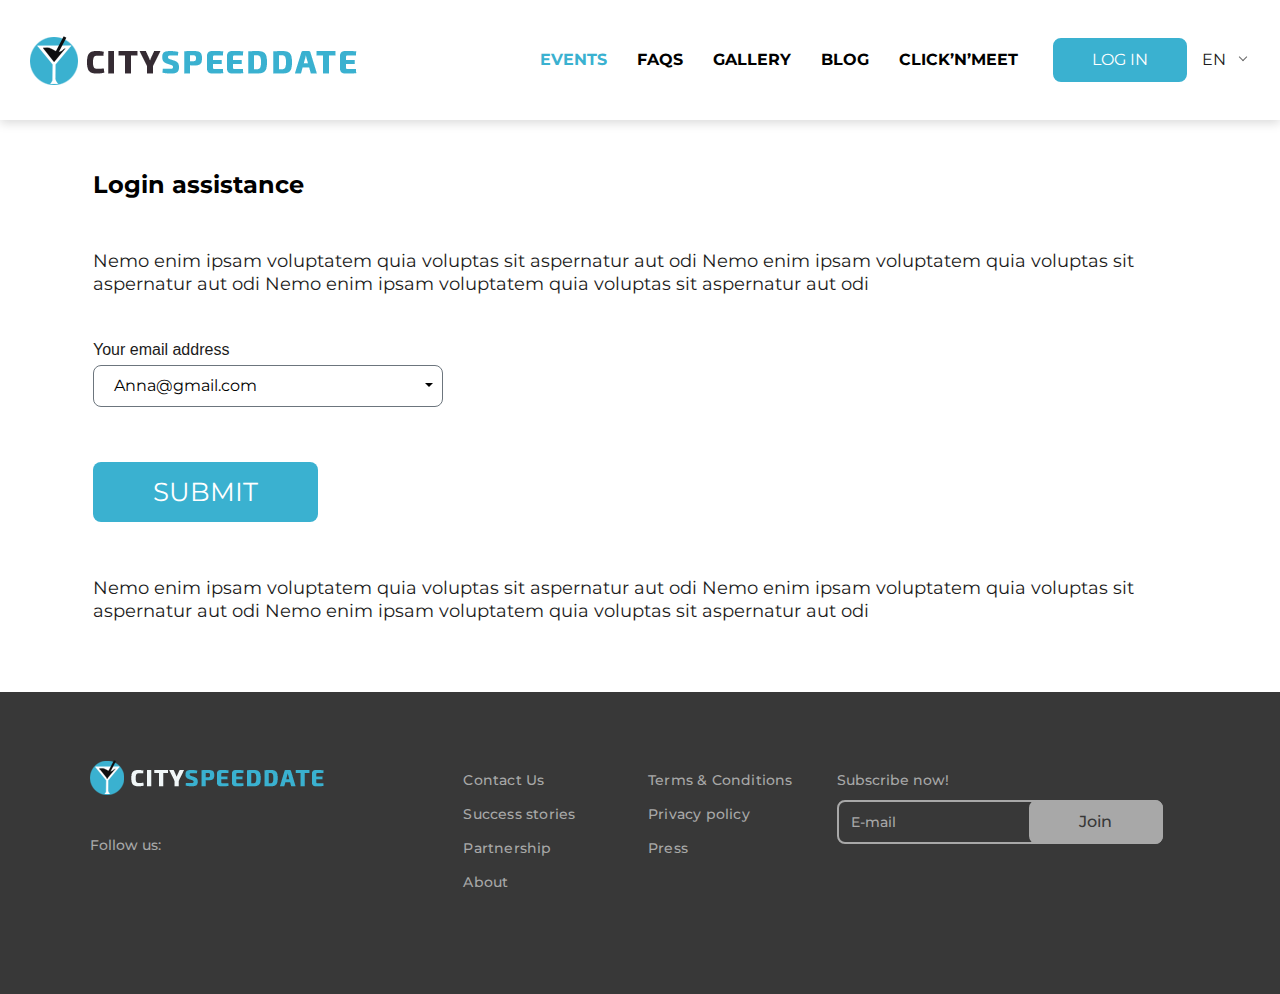
<file: Login-Assistance.html>
<!doctype html>
<html lang="en">
<head>
    <meta charset="UTF-8">
    <meta name="viewport"
          content="width=device-width, user-scalable=no, initial-scale=1.0, maximum-scale=1.0, minimum-scale=1.0">
    <meta http-equiv="X-UA-Compatible" content="ie=edge">
    <title>Login assistance</title>
    <link rel="stylesheet" href="css/bootstrap.min.css">
    <link rel="stylesheet" href="css/bootstrap-reboot.min.css">
    <link rel="stylesheet" href="css/bootstrap-grid.min.css">
    <link rel="stylesheet" href="css/style.css">
    <link href="https://fonts.googleapis.com/css?family=Montserrat:500" rel="stylesheet">
    <link rel="stylesheet" href="https://use.fontawesome.com/releases/v5.8.1/css/all.css" integrity="sha384-50oBUHEmvpQ+1lW4y57PTFmhCaXp0ML5d60M1M7uH2+nqUivzIebhndOJK28anvf" crossorigin="anonymous">
    <link rel="stylesheet" type="text/css" href="css/main.css">
</head>
<body>

<header class="header-page">
    <div class="container container_fluid">
        <h1 class="logo">
            <a href="index.html" class="logo__link"></a>
        </h1>
        <div class="menu">
            <ul class="main-nav">
                <li class="main-nav__item">
                    <a href="#" class="main-nav__link main-nav__link_active">EVENTS</a>
                </li>
                <li class="main-nav__item">
                    <a href="#" class="main-nav__link">FAQS</a>
                </li>
                <li class="main-nav__item">
                    <a href="#" class="main-nav__link">GALLERY</a>
                </li>
                <li class="main-nav__item">
                    <a href="#" class="main-nav__link">BLOG</a>
                </li>
                <li class="main-nav__item">
                    <a href="#" class="main-nav__link">CLICK’n’MEET</a>
                </li>
            </ul>

            <a href="#" class="btn btn_primary">LOG IN</a>

            <div class="dropdown-block">
                <a href="#" class="dropdown-block__toggle">EN</a>
                <ul class="dropdown-block__list">
                    <li class="dropdown-block__item">
                        <a href="#" class="dropdown-block__link">FR</a>
                    </li>
                    <li class="dropdown-block__item">
                        <a href="#" class="dropdown-block__link">GE</a>
                    </li>
                </ul>
            </div>
        </div>
    </div>
</header>
<div class="container fix-cont-ass">
    <div class="row">
       <h1 class="assistance-h1">Login assistance</h1>
        <p class="nemo-p">Nemo enim ipsam voluptatem quia voluptas sit aspernatur aut odi Nemo enim ipsam voluptatem quia voluptas sit aspernatur aut
            odi Nemo enim ipsam voluptatem quia voluptas sit aspernatur aut odi</p>

        <div class="respons">
            <div class="dropdown login-ass">
                <label for="">Your email address</label>
                <button class="btn btn-secondary dropdown-toggle setting-btn" type="button" id="dropdownMenuButton" data-toggle="dropdown" aria-haspopup="true" aria-expanded="false">
                    Anna@gmail.com
                </button>
                <div class="dropdown-menu" aria-labelledby="dropdownMenuButton">
                    <a class="dropdown-item" href="#">Action</a>
                    <a class="dropdown-item" href="#">Action</a>
                    <a class="dropdown-item" href="#">Action</a>
                </div>
            </div>

        </div>





    </div>

    <div class="row">
        <div class="submit-btn-assistance">
            <button class="btn-assistance" >SUBMIT</button>
        </div>

        <p class="nemo-p">Nemo enim ipsam voluptatem quia voluptas sit aspernatur aut odi Nemo enim ipsam voluptatem quia voluptas sit aspernatur aut
            odi Nemo enim ipsam voluptatem quia voluptas sit aspernatur aut odi</p>
    </div>
</div>

<footer class="footer-page">
    <div class="container">
        <div class="row">
            <div class="col">
                <strong class="logo">
                    <a href="index.html" class="logo__link"></a>
                </strong>
                <span class="footer-page__title">Follow us:</span>
                <ul class="socials">
                    <li class="socials__item">
                        <a href="#" class="socials__link socials__link_facebook"><i class="fab fa-facebook"></i></a>
                    </li>
                    <li class="socials__item">
                        <a href="#" class="socials__link socials__link_instagram"><i class="fab fa-instagram"></i></a>
                    </li>
                    <li class="socials__item">
                        <a href="#" class="socials__link socials__link_twitter"><i class="fab fa-twitter"></i></a>
                    </li>
                </ul>
            </div>
            <div class="col">
                <ul class="footer-links__list">
                    <li class="footer-links__item">
                        <a href="#" class="footer-links__link">Contact Us</a>
                    </li>
                    <li class="footer-links__item">
                        <a href="#" class="footer-links__link">Success stories</a>
                    </li>
                    <li class="footer-links__item">
                        <a href="#" class="footer-links__link">Partnership</a>
                    </li>
                    <li class="footer-links__item">
                        <a href="#" class="footer-links__link">About</a>
                    </li>
                    <li class="footer-links__item">
                        <a href="#" class="footer-links__link">Terms & Conditions</a>
                    </li>
                    <li class="footer-links__item">
                        <a href="#" class="footer-links__link">Privacy policy</a>
                    </li>
                    <li class="footer-links__item">
                        <a href="#" class="footer-links__link">Press</a>
                    </li>
                </ul>
            </div>
            <div class="col">
                <span class="footer-page__title">Subscribe now!</span>
                <form action="#" class="form_subscribe">
                    <input type="text" class="form__control" placeholder="E-mail">
                    <input type="submit" class="btn btn_med btn_info" value="Join">
                </form>
            </div>
        </div>
    </div>
</footer>

<script src="https://code.jquery.com/jquery-3.3.1.slim.min.js" integrity="sha384-q8i/X+965DzO0rT7abK41JStQIAqVgRVzpbzo5smXKp4YfRvH+8abtTE1Pi6jizo" crossorigin="anonymous"></script>
<script src="https://cdnjs.cloudflare.com/ajax/libs/popper.js/1.14.7/umd/popper.min.js" integrity="sha384-UO2eT0CpHqdSJQ6hJty5KVphtPhzWj9WO1clHTMGa3JDZwrnQq4sF86dIHNDz0W1" crossorigin="anonymous"></script>
<script src="js/bootstrap.min.js"></script>
<script src="js/bootstrap.bundle.min.js"></script>
<script src="js/jcf.js"></script>
<script src="js/jcf.select.js"></script>
<script src="js/slick.min.js"></script>
<script src="js/main.js"></script>
</body>
</html>
</file>
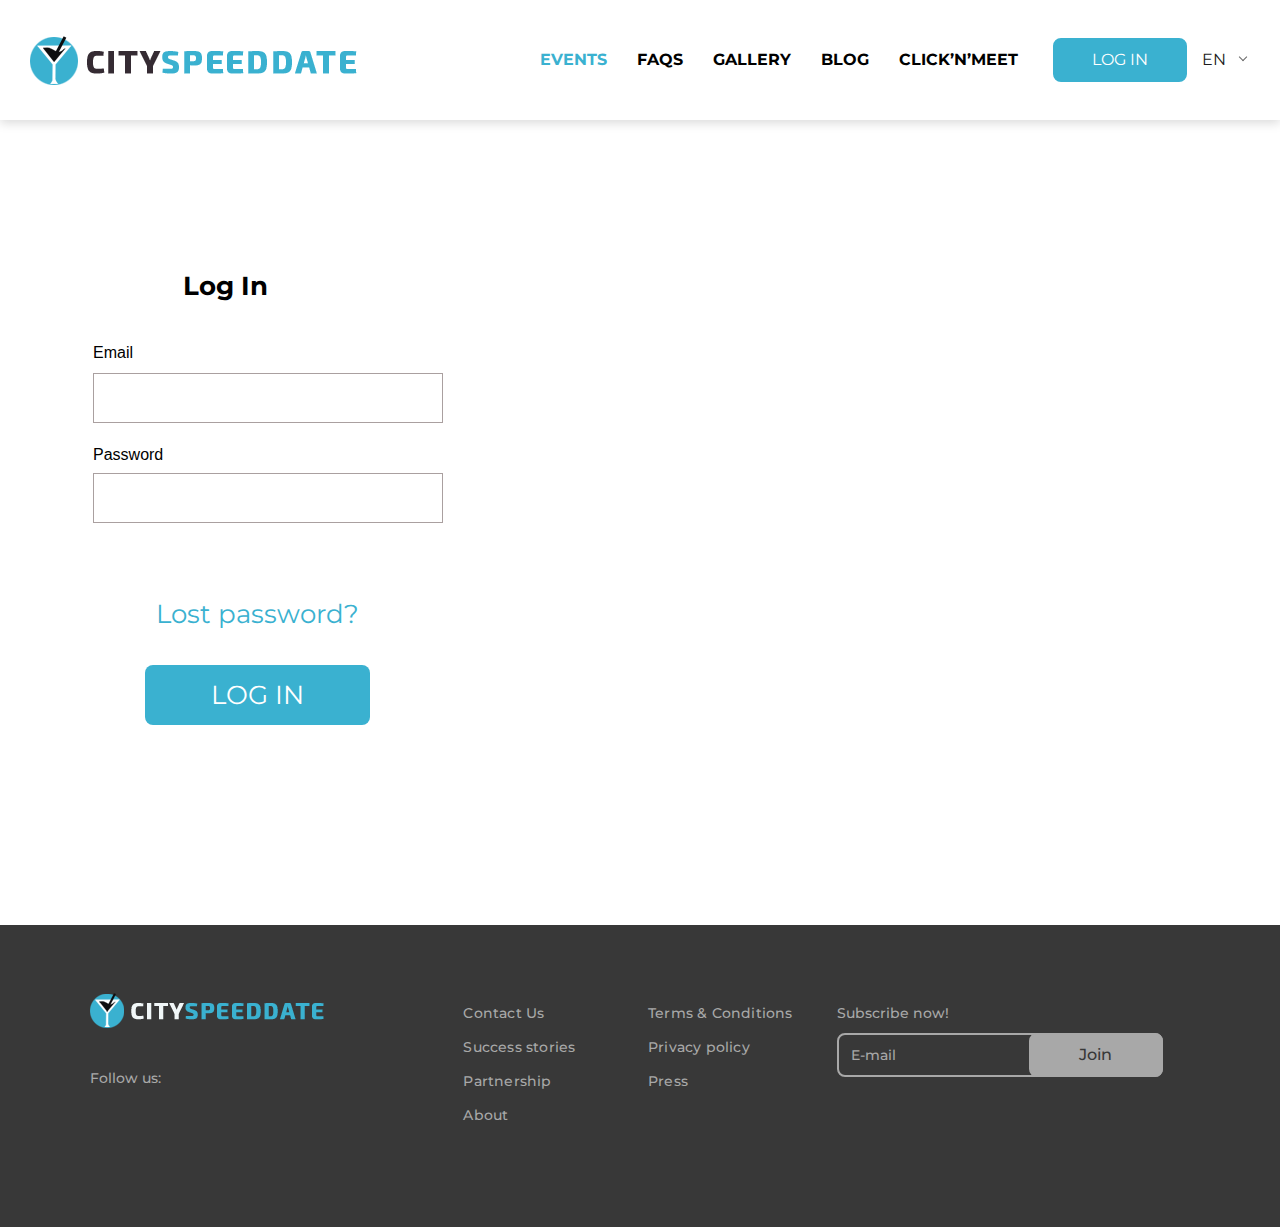
<file: Login.html>
<!doctype html>
<html lang="en">
<head>
    <meta charset="UTF-8">
    <meta name="viewport"
          content="width=device-width, user-scalable=no, initial-scale=1.0, maximum-scale=1.0, minimum-scale=1.0">
    <meta http-equiv="X-UA-Compatible" content="ie=edge">
    <title>Log In</title>
    <link rel="stylesheet" href="css/bootstrap.min.css">
    <link rel="stylesheet" href="css/bootstrap-reboot.min.css">
    <link rel="stylesheet" href="css/bootstrap-grid.min.css">
    <link rel="stylesheet" href="css/style.css">
    <link href="http://allfont.ru/allfont.css?fonts=roboto-regular" rel="stylesheet" type="text/css" />
    <link href="https://fonts.googleapis.com/css?family=Montserrat:500" rel="stylesheet">
    <link rel="stylesheet" href="https://use.fontawesome.com/releases/v5.8.1/css/all.css" integrity="sha384-50oBUHEmvpQ+1lW4y57PTFmhCaXp0ML5d60M1M7uH2+nqUivzIebhndOJK28anvf" crossorigin="anonymous">
    <link rel="stylesheet" type="text/css" href="css/main.css">
</head>
<body>

<header class="header-page">
    <div class="container container_fluid">
        <h1 class="logo">
            <a href="index.html" class="logo__link"></a>
        </h1>
        <div class="menu">
            <ul class="main-nav">
                <li class="main-nav__item">
                    <a href="#" class="main-nav__link main-nav__link_active">EVENTS</a>
                </li>
                <li class="main-nav__item">
                    <a href="#" class="main-nav__link">FAQS</a>
                </li>
                <li class="main-nav__item">
                    <a href="#" class="main-nav__link">GALLERY</a>
                </li>
                <li class="main-nav__item">
                    <a href="#" class="main-nav__link">BLOG</a>
                </li>
                <li class="main-nav__item">
                    <a href="#" class="main-nav__link">CLICK’n’MEET</a>
                </li>
            </ul>

            <a href="#" class="btn btn_primary">LOG IN</a>

            <div class="dropdown-block">
                <a href="#" class="dropdown-block__toggle">EN</a>
                <ul class="dropdown-block__list">
                    <li class="dropdown-block__item">
                        <a href="#" class="dropdown-block__link">FR</a>
                    </li>
                    <li class="dropdown-block__item">
                        <a href="#" class="dropdown-block__link">GE</a>
                    </li>
                </ul>
            </div>
        </div>
    </div>
</header>
<div class="container fix-cont">
    <h1 class="login-h1">Log In</h1>
    <div class="row">

        <div class="inpt-div ">
            <label class="label-email" for="Email">Email</label>
            <input   class="email-input" type=email>


        </div>





    </div>

    <div class="row">
        <div class="inpt-div ">
            <div class="password-input">
                <label  class="label-pass" for="Email">Password</label>
                <input class="email-input" type="password">
            </div>

        </div>
    </div>

    <div class="row">

        <div class="all-items">
            <p class="lost-p">Lost password?</p>
            <button class="log-btn">LOG IN</button>
        </div>

    </div>
</div>

<footer class="footer-page">
    <div class="container">
        <div class="row">
            <div class="col">
                <strong class="logo">
                    <a href="index.html" class="logo__link"></a>
                </strong>
                <span class="footer-page__title">Follow us:</span>
                <ul class="socials">
                    <li class="socials__item">
                        <a href="#" class="socials__link socials__link_facebook"><i class="fab fa-facebook"></i></a>
                    </li>
                    <li class="socials__item">
                        <a href="#" class="socials__link socials__link_instagram"><i class="fab fa-instagram"></i></a>
                    </li>
                    <li class="socials__item">
                        <a href="#" class="socials__link socials__link_twitter"><i class="fab fa-twitter"></i></a>
                    </li>
                </ul>
            </div>
            <div class="col">
                <ul class="footer-links__list">
                    <li class="footer-links__item">
                        <a href="#" class="footer-links__link">Contact Us</a>
                    </li>
                    <li class="footer-links__item">
                        <a href="#" class="footer-links__link">Success stories</a>
                    </li>
                    <li class="footer-links__item">
                        <a href="#" class="footer-links__link">Partnership</a>
                    </li>
                    <li class="footer-links__item">
                        <a href="#" class="footer-links__link">About</a>
                    </li>
                    <li class="footer-links__item">
                        <a href="#" class="footer-links__link">Terms & Conditions</a>
                    </li>
                    <li class="footer-links__item">
                        <a href="#" class="footer-links__link">Privacy policy</a>
                    </li>
                    <li class="footer-links__item">
                        <a href="#" class="footer-links__link">Press</a>
                    </li>
                </ul>
            </div>
            <div class="col">
                <span class="footer-page__title">Subscribe now!</span>
                <form action="#" class="form_subscribe">
                    <input type="text" class="form__control" placeholder="E-mail">
                    <input type="submit" class="btn btn_med btn_info" value="Join">
                </form>
            </div>
        </div>
    </div>
</footer>

<script src="https://code.jquery.com/jquery-3.3.1.slim.min.js" integrity="sha384-q8i/X+965DzO0rT7abK41JStQIAqVgRVzpbzo5smXKp4YfRvH+8abtTE1Pi6jizo" crossorigin="anonymous"></script>
<script src="https://cdnjs.cloudflare.com/ajax/libs/popper.js/1.14.7/umd/popper.min.js" integrity="sha384-UO2eT0CpHqdSJQ6hJty5KVphtPhzWj9WO1clHTMGa3JDZwrnQq4sF86dIHNDz0W1" crossorigin="anonymous"></script>
<script src="js/bootstrap.min.js"></script>
<script src="js/bootstrap.bundle.min.js"></script>

<script src="js/jcf.js"></script>
<script src="js/jcf.select.js"></script>
<script src="js/slick.min.js"></script>
<script src="js/main.js"></script>
</body>
</html>
</file>
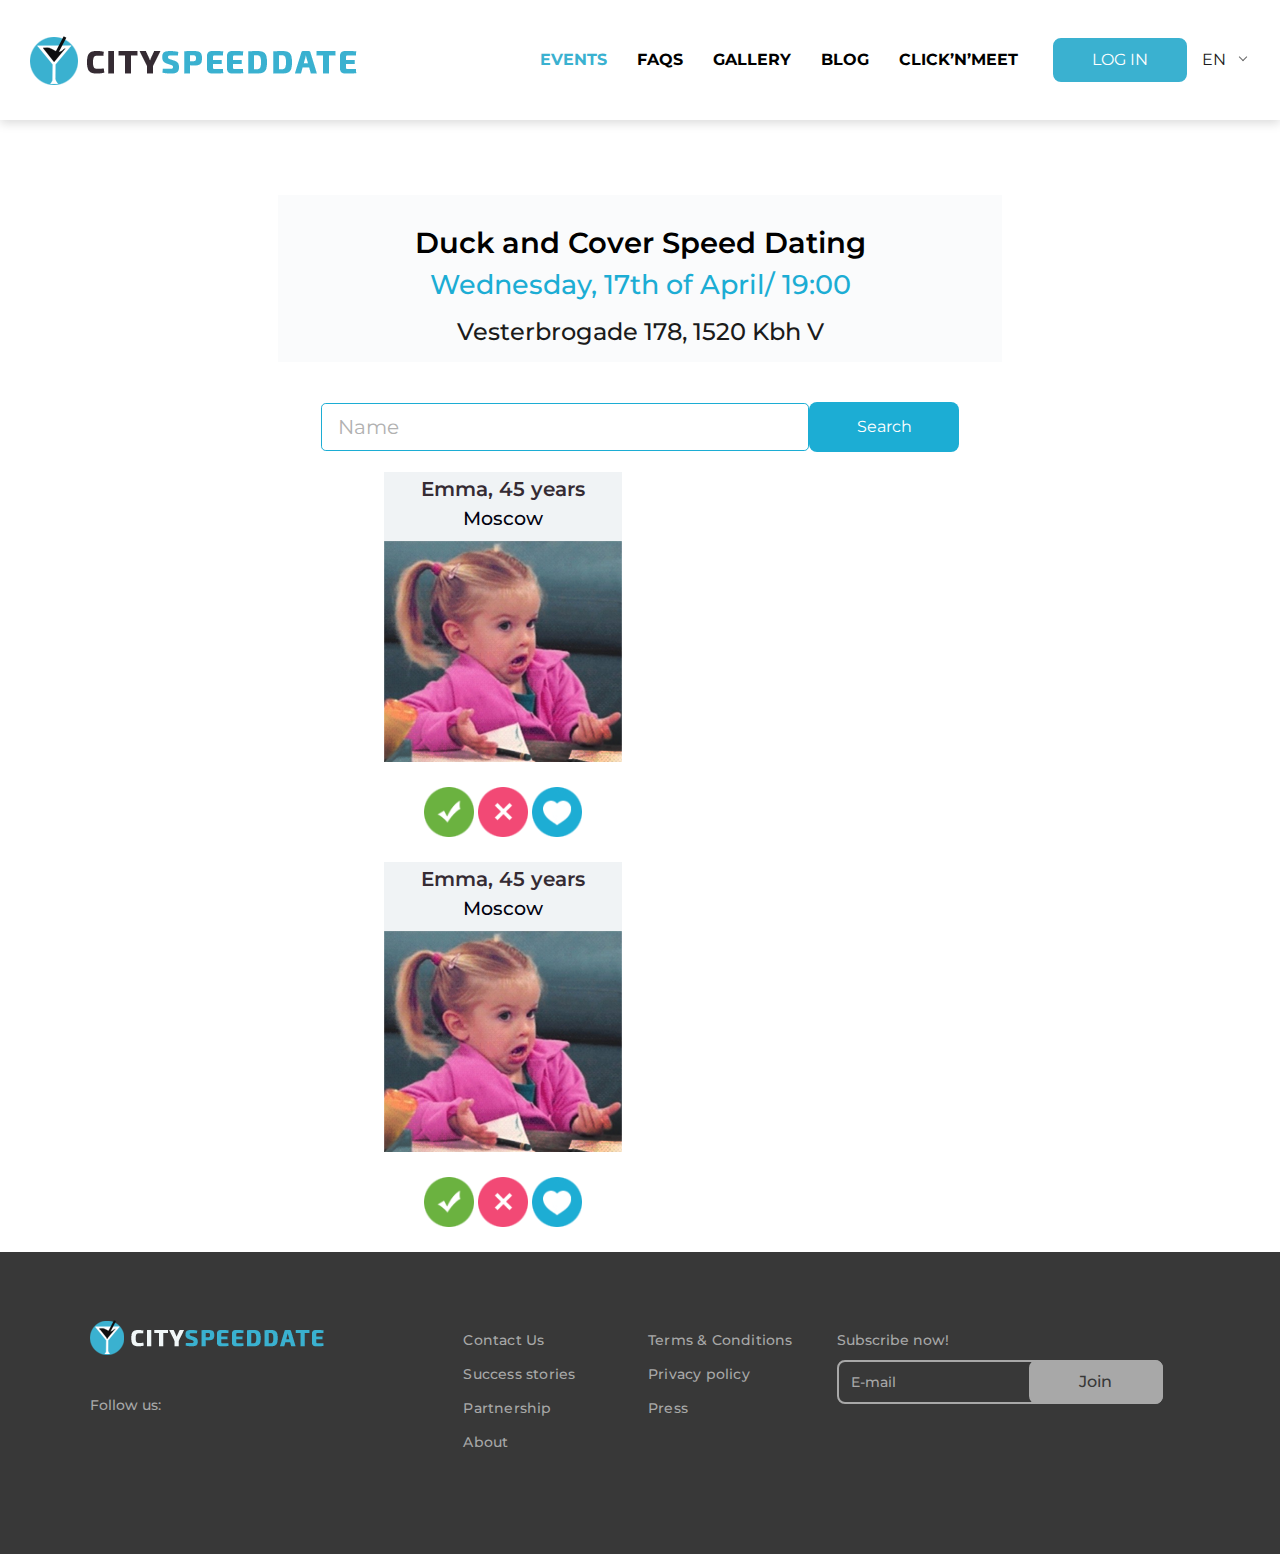
<file: meet-people.html>
<!doctype html>
<html lang="en">
<head>
    <meta charset="UTF-8">
    <meta name="viewport"
          content="width=device-width, user-scalable=no, initial-scale=1.0, maximum-scale=1.0, minimum-scale=1.0">
    <meta http-equiv="X-UA-Compatible" content="ie=edge">
    <title>Meet-people</title>
    <link rel="stylesheet" href="css/bootstrap.min.css">
    <link rel="stylesheet" href="css/bootstrap-reboot.min.css">
    <link rel="stylesheet" href="css/bootstrap-grid.min.css">
    <link rel="stylesheet" href="css/style.css">
    <link href="http://allfont.ru/allfont.css?fonts=roboto-regular" rel="stylesheet" type="text/css" />
    <link href="https://fonts.googleapis.com/css?family=Montserrat:500" rel="stylesheet">
    <link href="https://fonts.googleapis.com/css?family=Montserrat:600" rel="stylesheet">
    <link href="https://fonts.googleapis.com/css?family=Montserrat" rel="stylesheet">
    <link rel="stylesheet" href="https://use.fontawesome.com/releases/v5.8.1/css/all.css" integrity="sha384-50oBUHEmvpQ+1lW4y57PTFmhCaXp0ML5d60M1M7uH2+nqUivzIebhndOJK28anvf" crossorigin="anonymous">
    <link rel="stylesheet" type="text/css" href="css/main.css">
</head>
<body>

<header class="header-page">
    <div class="container container_fluid">
        <h1 class="logo">
            <a href="index.html" class="logo__link"></a>
        </h1>
        <div class="menu">
            <ul class="main-nav">
                <li class="main-nav__item">
                    <a href="#" class="main-nav__link main-nav__link_active">EVENTS</a>
                </li>
                <li class="main-nav__item">
                    <a href="#" class="main-nav__link">FAQS</a>
                </li>
                <li class="main-nav__item">
                    <a href="#" class="main-nav__link">GALLERY</a>
                </li>
                <li class="main-nav__item">
                    <a href="#" class="main-nav__link">BLOG</a>
                </li>
                <li class="main-nav__item">
                    <a href="#" class="main-nav__link">CLICK’n’MEET</a>
                </li>
            </ul>

            <a href="#" class="btn btn_primary">LOG IN</a>

            <div class="dropdown-block">
                <a href="#" class="dropdown-block__toggle">EN</a>
                <ul class="dropdown-block__list">
                    <li class="dropdown-block__item">
                        <a href="#" class="dropdown-block__link">FR</a>
                    </li>
                    <li class="dropdown-block__item">
                        <a href="#" class="dropdown-block__link">GE</a>
                    </li>
                </ul>
            </div>
        </div>
    </div>
</header>


<section class="meet-people-section">
    <div class="container">

        <div class="row collb">
            <div class="text-meet">

                <h1 class="meet-h1"> Duck and Cover Speed Dating </h1>
                <p class="data-meet"> Wednesday, 17th of April/ 19:00 </p>
                <p class="view-pp">Vesterbrogade 178, 1520 Kbh V </p>
            </div>


        </div>


        <div class="container">
            <br/>
            <div class="row justify-content-center">
                <div class="col-12 col-md-10 col-lg-8">
                    <form class="card card-sm fix-rowss">
                        <div class="card-body row no-gutters align-items-center ">
                            <div class="col-auto">

                            </div>
                            <!--end of col-->
                            <div class="col">
                                <input class="form-control myfixess form-control-lg form-control-borderless" type="search" placeholder="Name">
                            </div>
                            <!--end of col-->
                            <div class="col-auto">
                                <button class="btn btn-lg btn-success btn-searchs" type="submit">Search</button>
                            </div>
                            <!--end of col-->
                        </div>
                    </form>
                </div>
                <!--end of col-->
            </div>
        </div>

        <div class="row center">

            <div class="girls">
                <div>
                    <div class="meet-img">
                        <p class="p-undergirl-meet"><span class="h2-ema">Emma, 45 years </span> </p>
                        <p class="moscow-p"><i class="fas fa-map-marker-alt"></i> Moscow</p>

                    </div>

                </div>


                <img src="images/girl.png" alt="">



                <div class="img-bottoms">
                    <a href="#"><img src="images/ok-circle.png" alt=""> </a>
                    <a href="#"><img src="images/cancel-cirle.png" alt=""> </a>
                    <a href="#"><img src="images/blue-hurt.png" alt=""> </a>

                </div>
            </div>


        </div>

        <div class="row center">

            <div class="girls">
                <div>
                    <div class="meet-img">
                        <p class="p-undergirl-meet"><span class="h2-ema">Emma, 45 years </span> </p>
                        <p class="moscow-p"><i class="fas fa-map-marker-alt"></i> Moscow</p>

                    </div>

                </div>


                <img src="images/girl.png" alt="">



                <div class="img-bottoms">
                    <a href="#"><img src="images/ok-circle.png" alt=""> </a>
                    <a href="#"><img src="images/cancel-cirle.png" alt=""> </a>
                    <a href="#"><img src="images/blue-hurt.png" alt=""> </a>

                </div>
            </div>


        </div>
    </div>


</section>







<footer class="footer-page">
    <div class="container">
        <div class="row">
            <div class="col">
                <strong class="logo">
                    <a href="index.html" class="logo__link"></a>
                </strong>
                <span class="footer-page__title">Follow us:</span>
                <ul class="socials">
                    <li class="socials__item">
                        <a href="#" class="socials__link socials__link_facebook"><i class="fab fa-facebook"></i></a>
                    </li>
                    <li class="socials__item">
                        <a href="#" class="socials__link socials__link_instagram"><i class="fab fa-instagram"></i></a>
                    </li>
                    <li class="socials__item">
                        <a href="#" class="socials__link socials__link_twitter"><i class="fab fa-twitter"></i></a>
                    </li>
                </ul>
            </div>
            <div class="col">
                <ul class="footer-links__list">
                    <li class="footer-links__item">
                        <a href="#" class="footer-links__link">Contact Us</a>
                    </li>
                    <li class="footer-links__item">
                        <a href="#" class="footer-links__link">Success stories</a>
                    </li>
                    <li class="footer-links__item">
                        <a href="#" class="footer-links__link">Partnership</a>
                    </li>
                    <li class="footer-links__item">
                        <a href="#" class="footer-links__link">About</a>
                    </li>
                    <li class="footer-links__item">
                        <a href="#" class="footer-links__link">Terms & Conditions</a>
                    </li>
                    <li class="footer-links__item">
                        <a href="#" class="footer-links__link">Privacy policy</a>
                    </li>
                    <li class="footer-links__item">
                        <a href="#" class="footer-links__link">Press</a>
                    </li>
                </ul>
            </div>
            <div class="col">
                <span class="footer-page__title">Subscribe now!</span>
                <form action="#" class="form_subscribe">
                    <input type="text" class="form__control" placeholder="E-mail">
                    <input type="submit" class="btn btn_med btn_info" value="Join">
                </form>
            </div>
        </div>
    </div>
</footer>

<script src="https://code.jquery.com/jquery-3.3.1.slim.min.js" integrity="sha384-q8i/X+965DzO0rT7abK41JStQIAqVgRVzpbzo5smXKp4YfRvH+8abtTE1Pi6jizo" crossorigin="anonymous"></script>
<script src="https://cdnjs.cloudflare.com/ajax/libs/popper.js/1.14.7/umd/popper.min.js" integrity="sha384-UO2eT0CpHqdSJQ6hJty5KVphtPhzWj9WO1clHTMGa3JDZwrnQq4sF86dIHNDz0W1" crossorigin="anonymous"></script>
<script src="js/bootstrap.min.js"></script>
<script src="js/bootstrap.bundle.min.js"></script>

<script src="js/jcf.js"></script>
<script src="js/jcf.select.js"></script>
<script src="js/slick.min.js"></script>
<script src="js/main.js"></script>
</body>
</html>
</file>
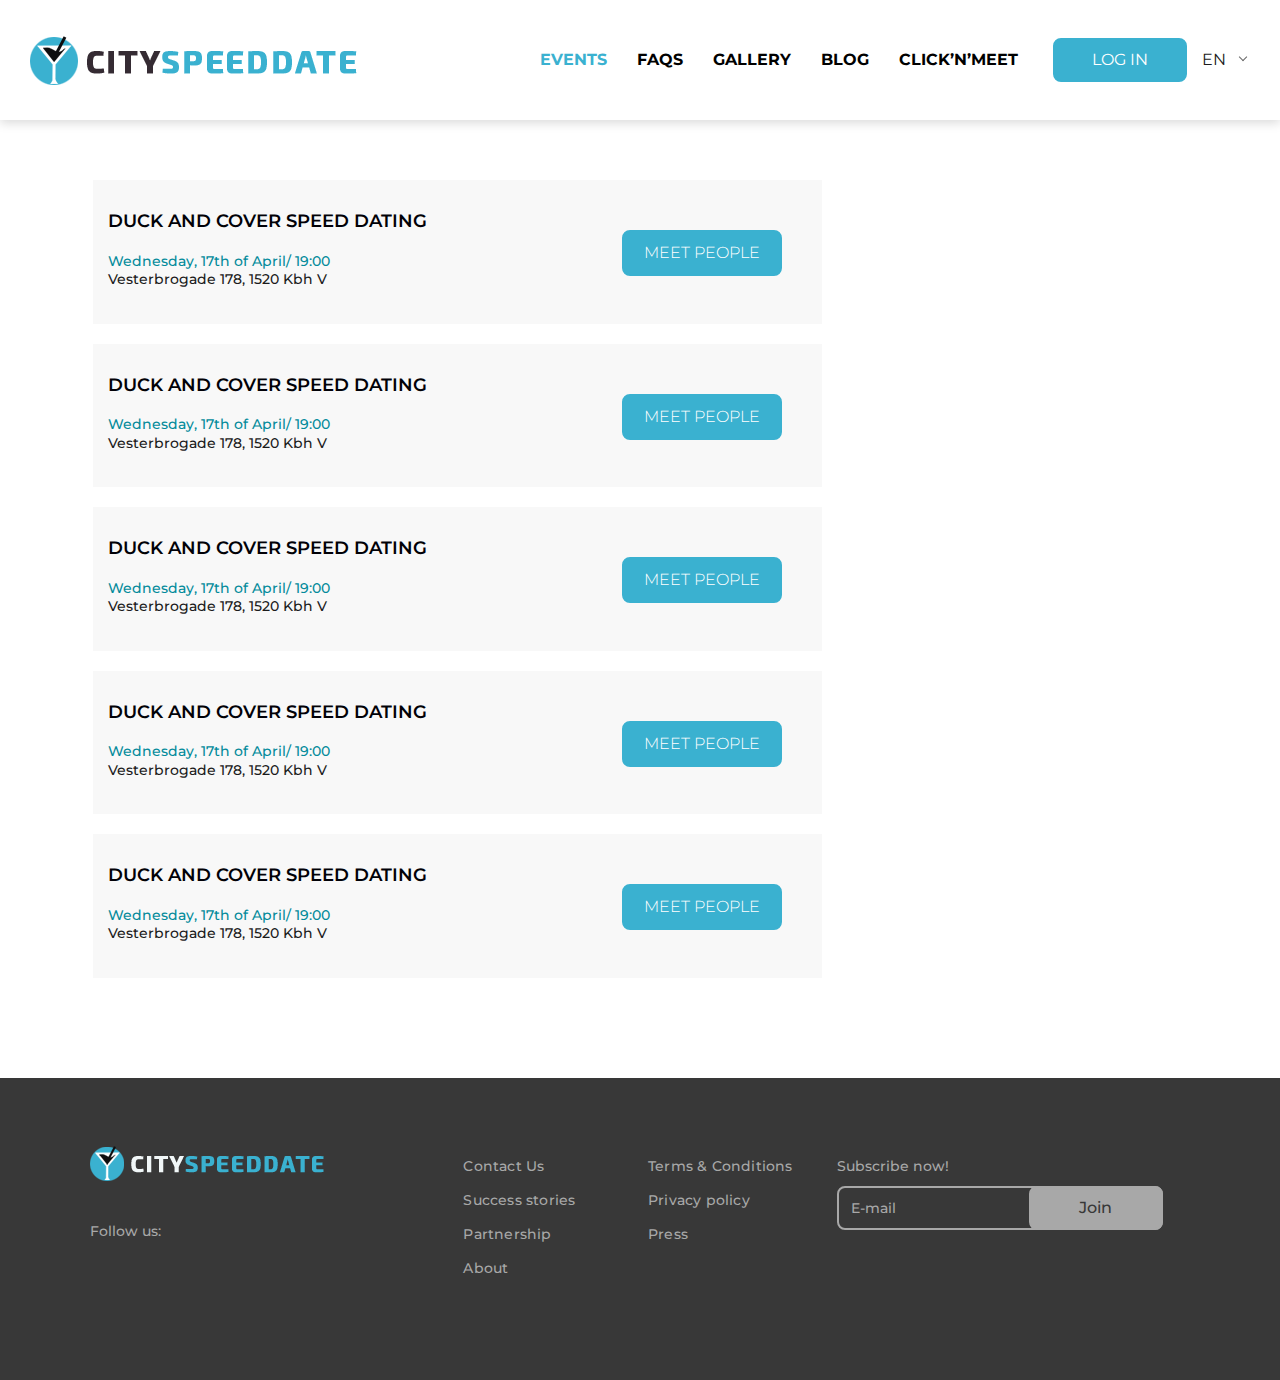
<file: My-events.html>
<!doctype html>
<html lang="en">
<head>
    <meta charset="UTF-8">
    <meta name="viewport"
          content="width=device-width, user-scalable=no, initial-scale=1.0, maximum-scale=1.0, minimum-scale=1.0">
    <meta http-equiv="X-UA-Compatible" content="ie=edge">
    <title>My-events</title>
    <link rel="stylesheet" href="css/bootstrap.min.css">
    <link rel="stylesheet" href="css/bootstrap-reboot.min.css">
    <link rel="stylesheet" href="css/bootstrap-grid.min.css">
    <link rel="stylesheet" href="css/style.css">
    <link href="http://allfont.ru/allfont.css?fonts=roboto-regular" rel="stylesheet" type="text/css" />
    <link href="https://fonts.googleapis.com/css?family=Montserrat:500" rel="stylesheet">
    <link href="https://fonts.googleapis.com/css?family=Montserrat:600" rel="stylesheet">
    <link href="https://fonts.googleapis.com/css?family=Montserrat" rel="stylesheet">
    <link rel="stylesheet" href="https://use.fontawesome.com/releases/v5.8.1/css/all.css" integrity="sha384-50oBUHEmvpQ+1lW4y57PTFmhCaXp0ML5d60M1M7uH2+nqUivzIebhndOJK28anvf" crossorigin="anonymous">
    <link rel="stylesheet" type="text/css" href="css/main.css">
</head>
<body>

<header class="header-page">
    <div class="container container_fluid">
        <h1 class="logo">
            <a href="index.html" class="logo__link"></a>
        </h1>
        <div class="menu">
            <ul class="main-nav">
                <li class="main-nav__item">
                    <a href="#" class="main-nav__link main-nav__link_active">EVENTS</a>
                </li>
                <li class="main-nav__item">
                    <a href="#" class="main-nav__link">FAQS</a>
                </li>
                <li class="main-nav__item">
                    <a href="#" class="main-nav__link">GALLERY</a>
                </li>
                <li class="main-nav__item">
                    <a href="#" class="main-nav__link">BLOG</a>
                </li>
                <li class="main-nav__item">
                    <a href="#" class="main-nav__link">CLICK’n’MEET</a>
                </li>
            </ul>

            <a href="#" class="btn btn_primary">LOG IN</a>

            <div class="dropdown-block">
                <a href="#" class="dropdown-block__toggle">EN</a>
                <ul class="dropdown-block__list">
                    <li class="dropdown-block__item">
                        <a href="#" class="dropdown-block__link">FR</a>
                    </li>
                    <li class="dropdown-block__item">
                        <a href="#" class="dropdown-block__link">GE</a>
                    </li>
                </ul>
            </div>
        </div>
    </div>
</header>
<div class="container">
   <div class="row padding-row top-cover">
    <div class="bg-event  col-lg-8 col-12 col-sm-12">
        <h2 class="h2-duck">Duck and Cover Speed Dating</h2>
        <p class="day-p"> Wednesday, 17th of April/ 19:00</p>
        <p class="adress-p"> Vesterbrogade 178, 1520 Kbh V</p>

        <div class="btn-meet">
            <button class="meet-people">MEET PEOPLE</button>
        </div>

    </div>


</div>

    <div class="row padding-row">
        <div class="bg-event col-lg-8 col-12 col-sm-12">
            <h2 class="h2-duck">Duck and Cover Speed Dating</h2>
            <p class="day-p"> Wednesday, 17th of April/ 19:00</p>
            <p class="adress-p"> Vesterbrogade 178, 1520 Kbh V</p>

            <div class="btn-meet">
                <button class="meet-people">MEET PEOPLE</button>
            </div>

        </div>


    </div>


    <div class="row padding-row">
        <div class="bg-event col-lg-8 col-12 col-sm-12">
            <h2 class="h2-duck">Duck and Cover Speed Dating</h2>
            <p class="day-p"> Wednesday, 17th of April/ 19:00</p>
            <p class="adress-p"> Vesterbrogade 178, 1520 Kbh V</p>

            <div class="btn-meet">
                <button class="meet-people">MEET PEOPLE</button>
            </div>

        </div>


    </div>


    <div class="row padding-row">
        <div class="bg-event col-lg-8 col-12 col-sm-12">
            <h2 class="h2-duck">Duck and Cover Speed Dating</h2>
            <p class="day-p"> Wednesday, 17th of April/ 19:00</p>
            <p class="adress-p"> Vesterbrogade 178, 1520 Kbh V</p>

            <div class="btn-meet">
                <button class="meet-people">MEET PEOPLE</button>
            </div>

        </div>


    </div>

    <div class="row padding-row special-bot">
        <div class="bg-event col-lg-8 col-12 col-sm-12">
            <h2 class="h2-duck">Duck and Cover Speed Dating</h2>
            <p class="day-p"> Wednesday, 17th of April/ 19:00</p>
            <p class="adress-p"> Vesterbrogade 178, 1520 Kbh V</p>

            <div class="btn-meet">
                <button class="meet-people">MEET PEOPLE</button>
            </div>

        </div>


    </div>
</div>

<footer class="footer-page">
    <div class="container">
        <div class="row">
            <div class="col">
                <strong class="logo">
                    <a href="index.html" class="logo__link"></a>
                </strong>
                <span class="footer-page__title">Follow us:</span>
                <ul class="socials">
                    <li class="socials__item">
                        <a href="#" class="socials__link socials__link_facebook"><i class="fab fa-facebook"></i></a>
                    </li>
                    <li class="socials__item">
                        <a href="#" class="socials__link socials__link_instagram"><i class="fab fa-instagram"></i></a>
                    </li>
                    <li class="socials__item">
                        <a href="#" class="socials__link socials__link_twitter"><i class="fab fa-twitter"></i></a>
                    </li>
                </ul>
            </div>
            <div class="col">
                <ul class="footer-links__list">
                    <li class="footer-links__item">
                        <a href="#" class="footer-links__link">Contact Us</a>
                    </li>
                    <li class="footer-links__item">
                        <a href="#" class="footer-links__link">Success stories</a>
                    </li>
                    <li class="footer-links__item">
                        <a href="#" class="footer-links__link">Partnership</a>
                    </li>
                    <li class="footer-links__item">
                        <a href="#" class="footer-links__link">About</a>
                    </li>
                    <li class="footer-links__item">
                        <a href="#" class="footer-links__link">Terms & Conditions</a>
                    </li>
                    <li class="footer-links__item">
                        <a href="#" class="footer-links__link">Privacy policy</a>
                    </li>
                    <li class="footer-links__item">
                        <a href="#" class="footer-links__link">Press</a>
                    </li>
                </ul>
            </div>
            <div class="col">
                <span class="footer-page__title">Subscribe now!</span>
                <form action="#" class="form_subscribe">
                    <input type="text" class="form__control" placeholder="E-mail">
                    <input type="submit" class="btn btn_med btn_info" value="Join">
                </form>
            </div>
        </div>
    </div>
</footer>

<script src="https://code.jquery.com/jquery-3.3.1.slim.min.js" integrity="sha384-q8i/X+965DzO0rT7abK41JStQIAqVgRVzpbzo5smXKp4YfRvH+8abtTE1Pi6jizo" crossorigin="anonymous"></script>
<script src="https://cdnjs.cloudflare.com/ajax/libs/popper.js/1.14.7/umd/popper.min.js" integrity="sha384-UO2eT0CpHqdSJQ6hJty5KVphtPhzWj9WO1clHTMGa3JDZwrnQq4sF86dIHNDz0W1" crossorigin="anonymous"></script>
<script src="js/bootstrap.min.js"></script>
<script src="js/bootstrap.bundle.min.js"></script>

<script src="js/jcf.js"></script>
<script src="js/jcf.select.js"></script>
<script src="js/slick.min.js"></script>
<script src="js/main.js"></script>
</body>
</html>
</file>
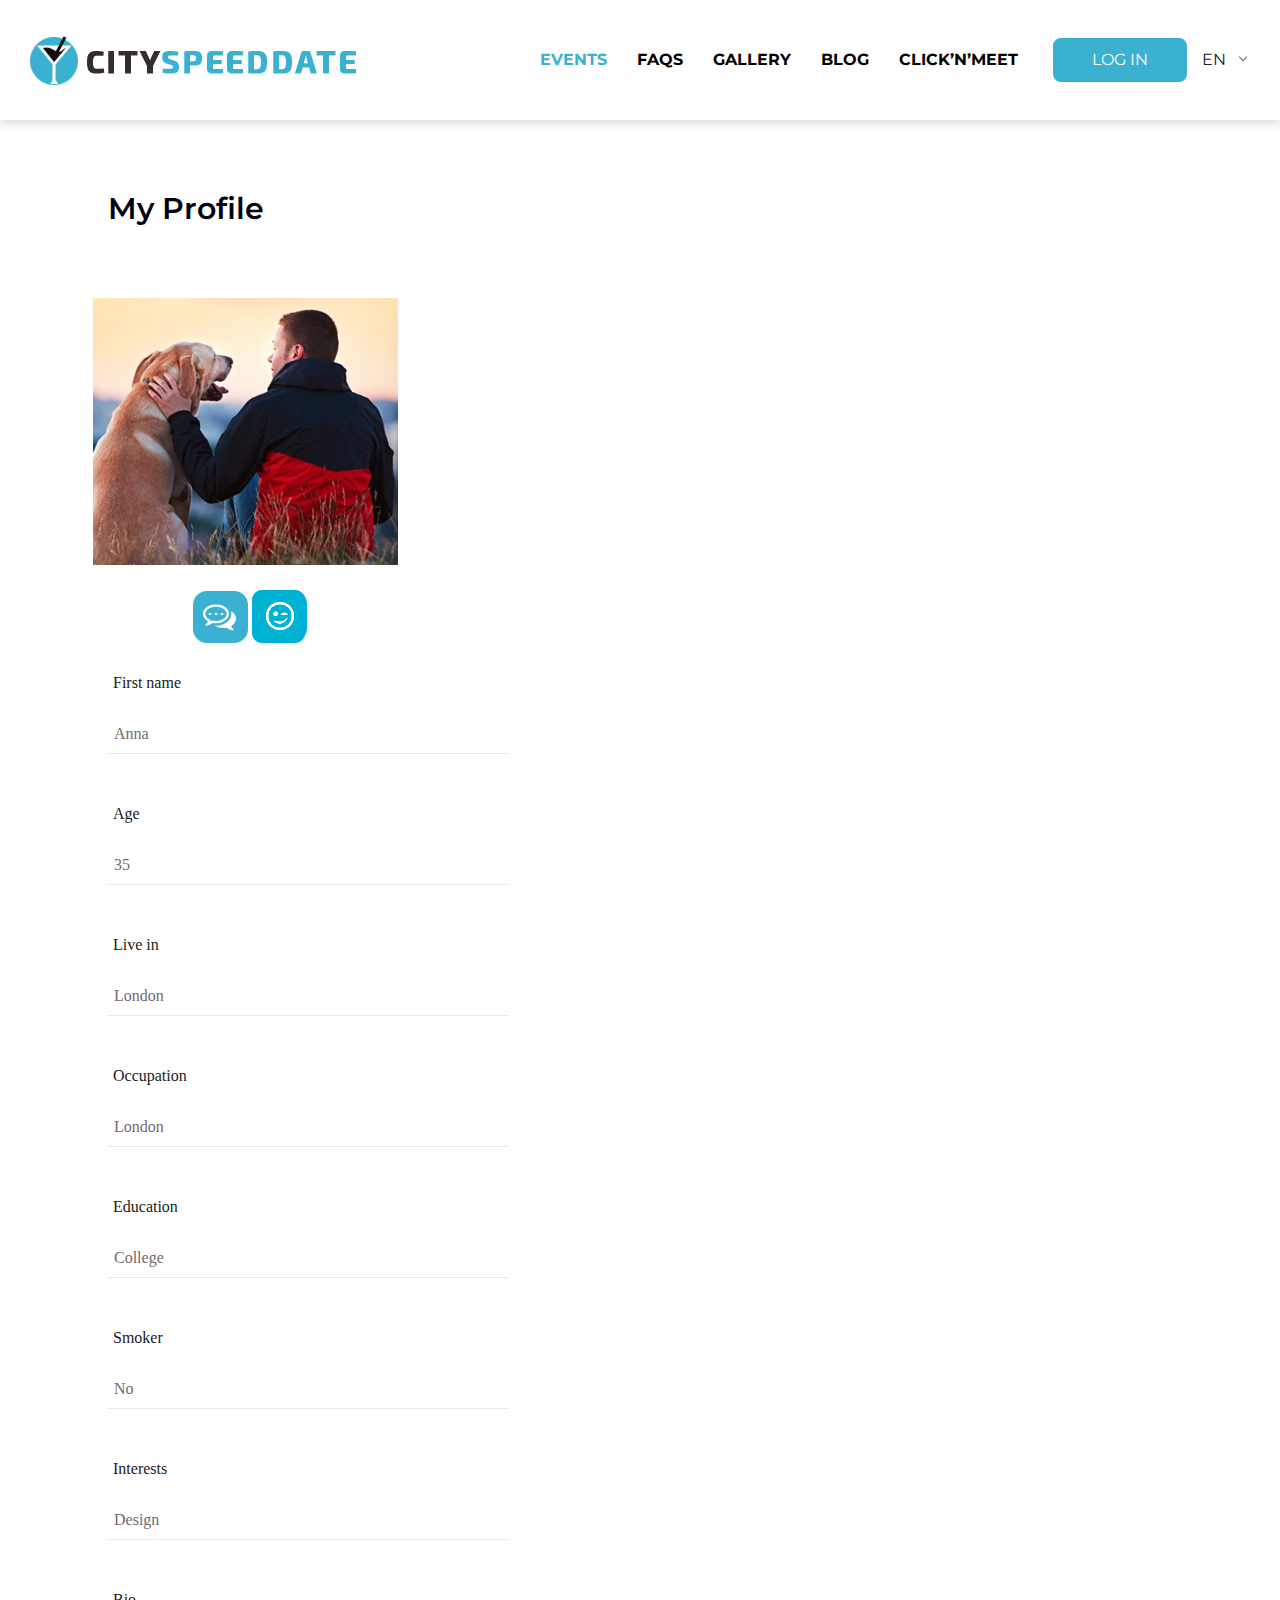
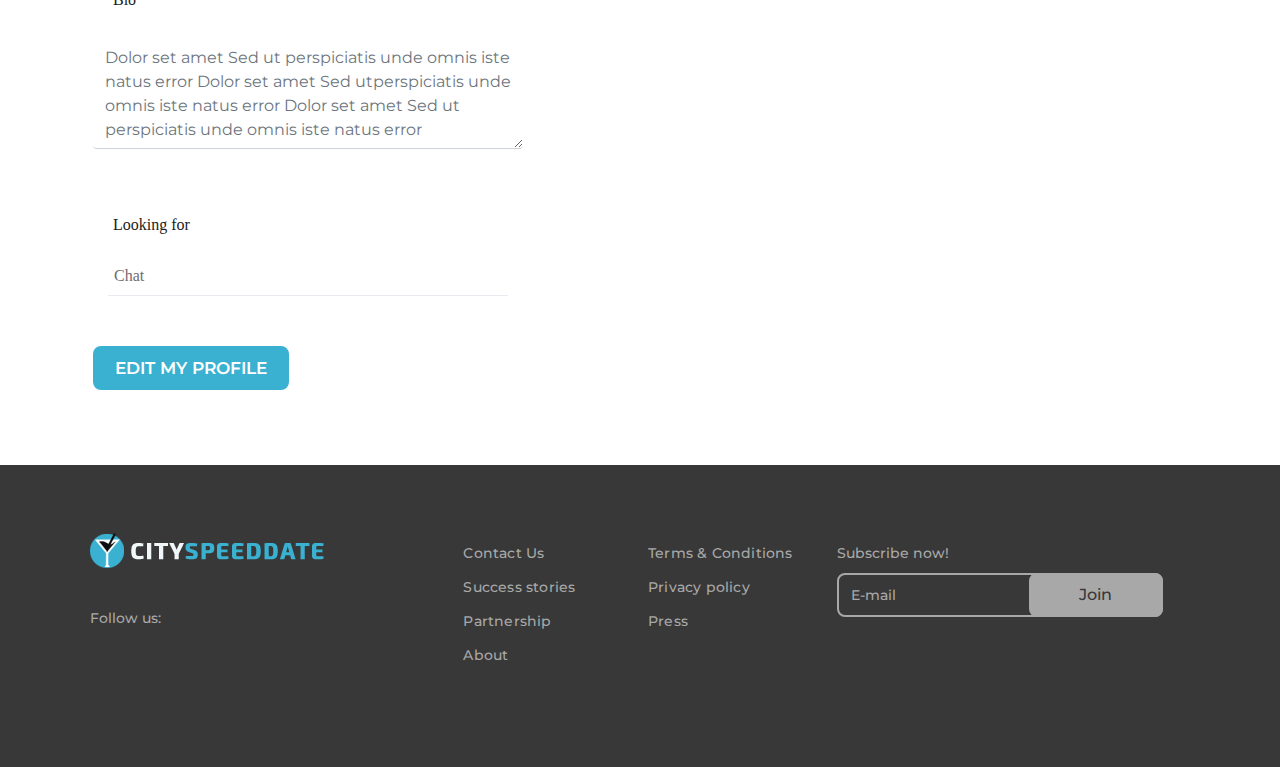
<file: my-profile.html>
<!doctype html>
<html lang="en">
<head>
    <meta charset="UTF-8">
    <meta name="viewport"
          content="width=device-width, user-scalable=no, initial-scale=1.0, maximum-scale=1.0, minimum-scale=1.0">
    <meta http-equiv="X-UA-Compatible" content="ie=edge">
    <title>My-profile</title>
    <link rel="stylesheet" href="css/bootstrap.min.css">
    <link rel="stylesheet" href="css/bootstrap-reboot.min.css">
    <link rel="stylesheet" href="css/bootstrap-grid.min.css">
    <link rel="stylesheet" href="css/style.css">
    <link href="https://fonts.googleapis.com/css?family=Roboto" rel="stylesheet">
    <link href="https://fonts.googleapis.com/css?family=Montserrat:500" rel="stylesheet">
    <link href="https://fonts.googleapis.com/css?family=Montserrat:600" rel="stylesheet">
    <link href="https://fonts.googleapis.com/css?family=Montserrat" rel="stylesheet">
    <link rel="stylesheet" href="https://use.fontawesome.com/releases/v5.8.1/css/all.css" integrity="sha384-50oBUHEmvpQ+1lW4y57PTFmhCaXp0ML5d60M1M7uH2+nqUivzIebhndOJK28anvf" crossorigin="anonymous">
    <link rel="stylesheet" type="text/css" href="css/main.css">
</head>
<body>

<header class="header-page">
    <div class="container container_fluid">
        <h1 class="logo">
            <a href="index.html" class="logo__link"></a>
        </h1>
        <div class="menu">
            <ul class="main-nav">
                <li class="main-nav__item">
                    <a href="#" class="main-nav__link main-nav__link_active">EVENTS</a>
                </li>
                <li class="main-nav__item">
                    <a href="#" class="main-nav__link">FAQS</a>
                </li>
                <li class="main-nav__item">
                    <a href="#" class="main-nav__link">GALLERY</a>
                </li>
                <li class="main-nav__item">
                    <a href="#" class="main-nav__link">BLOG</a>
                </li>
                <li class="main-nav__item">
                    <a href="#" class="main-nav__link">CLICK’n’MEET</a>
                </li>
            </ul>

            <a href="#" class="btn btn_primary">LOG IN</a>

            <div class="dropdown-block">
                <a href="#" class="dropdown-block__toggle">EN</a>
                <ul class="dropdown-block__list">
                    <li class="dropdown-block__item">
                        <a href="#" class="dropdown-block__link">FR</a>
                    </li>
                    <li class="dropdown-block__item">
                        <a href="#" class="dropdown-block__link">GE</a>
                    </li>
                </ul>
            </div>
        </div>
    </div>
</header>


<section class="My-profile">
    <div class="container">
        <h1 class="my-profile-h1">My Profile</h1>
        <div class="row tt-left">

            <div class="img">
                <img src="images/profile.png" alt="">
            </div>


                <div class="img-bottoms-profile">
                    <a href="#"><img src="images/chat.png" alt=""> </a>
                    <a href="#"><img src="images/smile.png" alt=""> </a>
                </div>




            <div class="all">


            <div class="child">
                <label  class="label-profile" for="">First name</label>
                <input class="pad" type="text" name="fname" placeholder="Anna">



            </div>

            <div class="child-1">

                <label  class="label-profile-age" for="">Age</label>
                <input class="pad" type="text" name="fname" placeholder="35">

            </div>

        <div class="child-2">
            <label  class="label-profile-age" for="">Live in</label>
            <input class="pad" type="text" name="fname" placeholder="London">
        </div>


                <div class="child-3">
                    <label  class="label-profile-age" for="">Occupation</label>
                    <input class="pad" type="text" name="fname" placeholder="London">
                </div>

                <div class="child-4">
                    <label  class="label-profile-age" for="">Education</label>
                    <input class="pad" type="text" name="fname" placeholder="College">
                </div>

                <div class="child-5">
                    <label  class="label-profile-age" for="">Smoker</label>
                    <input class="pad" type="text" name="fname" placeholder="No">
                </div>

                <div class="child-6">
                    <label  class="label-profile-age" for="">Interests</label>
                    <input class="pad" type="text" name="fname" placeholder="Design">
                </div>

                <div class="child-7">
                    <label  class="label-profile-age" for="">Bio</label>
                    <div class="form-group">

                        <textarea class="form-control area-child" id="exampleFormControlTextarea1" rows="4" placeholder="Dolor set amet Sed ut perspiciatis unde omnis iste natus error Dolor set amet Sed utperspiciatis unde omnis iste natus error Dolor set amet Sed ut perspiciatis unde omnis iste natus error"></textarea>
                    </div>
                </div>

                <div class="child-8">
                    <label  class="label-profile-age" for="">Looking for</label>
                    <input class="pad" type="text" name="fname" placeholder="Chat">
                </div>



                <div class="btn-edit">
                    <button CLASS="btn-profile" name="btn-edit-profile">EDIT MY PROFILE </button>
                </div>

            </div>
        </div>
    </div>
</section>

<footer class="footer-page">
    <div class="container">
        <div class="row">
            <div class="col">
                <strong class="logo">
                    <a href="index.html" class="logo__link"></a>
                </strong>
                <span class="footer-page__title">Follow us:</span>
                <ul class="socials">
                    <li class="socials__item">
                        <a href="#" class="socials__link socials__link_facebook"><i class="fab fa-facebook"></i></a>
                    </li>
                    <li class="socials__item">
                        <a href="#" class="socials__link socials__link_instagram"><i class="fab fa-instagram"></i></a>
                    </li>
                    <li class="socials__item">
                        <a href="#" class="socials__link socials__link_twitter"><i class="fab fa-twitter"></i></a>
                    </li>
                </ul>
            </div>
            <div class="col">
                <ul class="footer-links__list">
                    <li class="footer-links__item">
                        <a href="#" class="footer-links__link">Contact Us</a>
                    </li>
                    <li class="footer-links__item">
                        <a href="#" class="footer-links__link">Success stories</a>
                    </li>
                    <li class="footer-links__item">
                        <a href="#" class="footer-links__link">Partnership</a>
                    </li>
                    <li class="footer-links__item">
                        <a href="#" class="footer-links__link">About</a>
                    </li>
                    <li class="footer-links__item">
                        <a href="#" class="footer-links__link">Terms & Conditions</a>
                    </li>
                    <li class="footer-links__item">
                        <a href="#" class="footer-links__link">Privacy policy</a>
                    </li>
                    <li class="footer-links__item">
                        <a href="#" class="footer-links__link">Press</a>
                    </li>
                </ul>
            </div>
            <div class="col">
                <span class="footer-page__title">Subscribe now!</span>
                <form action="#" class="form_subscribe">
                    <input type="text" class="form__control" placeholder="E-mail">
                    <input type="submit" class="btn btn_med btn_info" value="Join">
                </form>
            </div>
        </div>
    </div>
</footer>

<script src="https://code.jquery.com/jquery-3.3.1.slim.min.js" integrity="sha384-q8i/X+965DzO0rT7abK41JStQIAqVgRVzpbzo5smXKp4YfRvH+8abtTE1Pi6jizo" crossorigin="anonymous"></script>
<script src="https://cdnjs.cloudflare.com/ajax/libs/popper.js/1.14.7/umd/popper.min.js" integrity="sha384-UO2eT0CpHqdSJQ6hJty5KVphtPhzWj9WO1clHTMGa3JDZwrnQq4sF86dIHNDz0W1" crossorigin="anonymous"></script>
<script src="js/bootstrap.min.js"></script>
<script src="js/bootstrap.bundle.min.js"></script>

<script src="js/jcf.js"></script>
<script src="js/jcf.select.js"></script>
<script src="js/slick.min.js"></script>
<script src="js/main.js"></script>
</body>
</html>
</file>
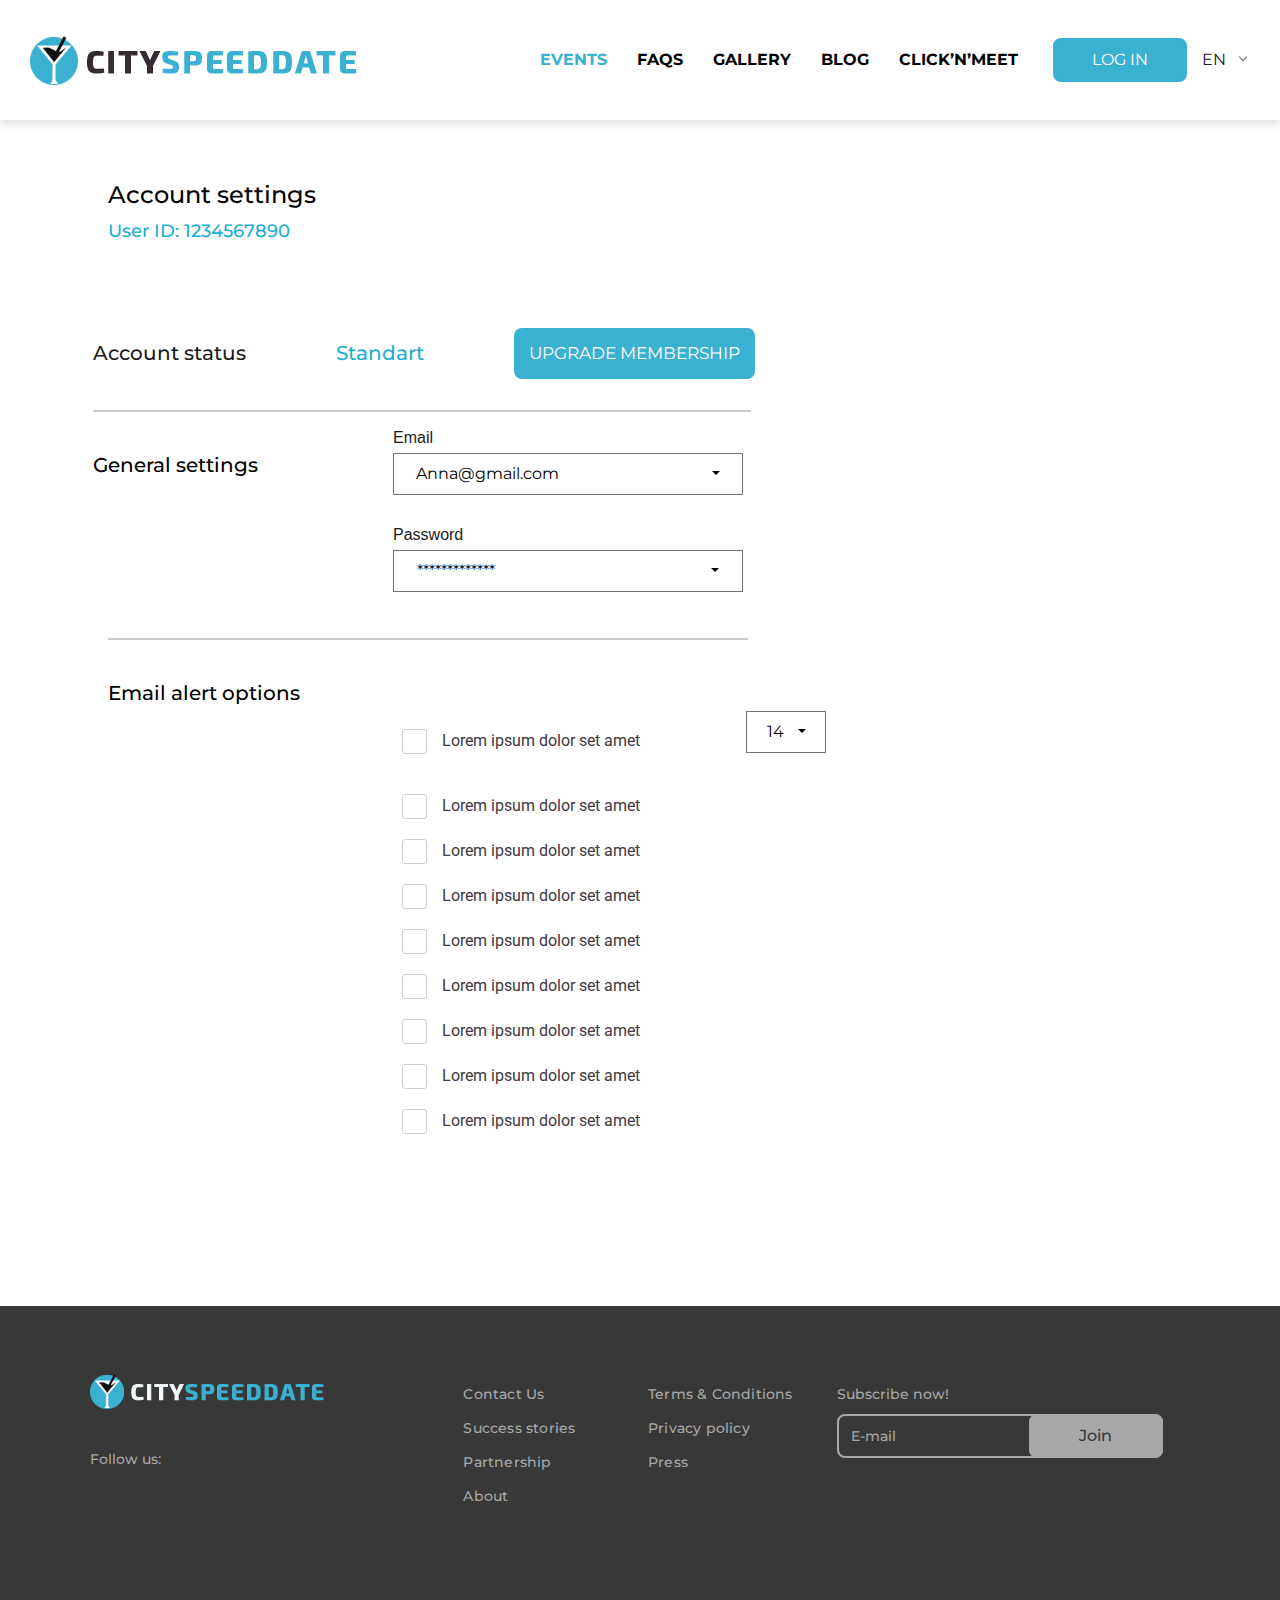
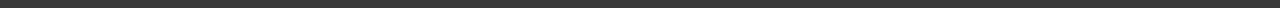
<file: settings.html>
<!doctype html>
<html lang="en">
<head>
    <meta charset="UTF-8">
    <meta name="viewport"
          content="width=device-width, user-scalable=no, initial-scale=1.0, maximum-scale=1.0, minimum-scale=1.0">
    <meta http-equiv="X-UA-Compatible" content="ie=edge">
    <title>Settings</title>
    <link rel="stylesheet" href="css/bootstrap.min.css">
    <link rel="stylesheet" href="css/bootstrap-reboot.min.css">
    <link rel="stylesheet" href="css/bootstrap-grid.min.css">
    <link rel="stylesheet" href="css/style.css">
    <link href="https://fonts.googleapis.com/css?family=Roboto" rel="stylesheet">
    <link href="https://fonts.googleapis.com/css?family=Montserrat:500" rel="stylesheet">
    <link href="https://fonts.googleapis.com/css?family=Montserrat:600" rel="stylesheet">
    <link href="https://fonts.googleapis.com/css?family=Montserrat" rel="stylesheet">
    <link rel="stylesheet" href="https://use.fontawesome.com/releases/v5.8.1/css/all.css" integrity="sha384-50oBUHEmvpQ+1lW4y57PTFmhCaXp0ML5d60M1M7uH2+nqUivzIebhndOJK28anvf" crossorigin="anonymous">
    <link rel="stylesheet" type="text/css" href="css/main.css">
</head>
<body>

<header class="header-page">
    <div class="container container_fluid">
        <h1 class="logo">
            <a href="index.html" class="logo__link"></a>
        </h1>
        <div class="menu">
            <ul class="main-nav">
                <li class="main-nav__item">
                    <a href="#" class="main-nav__link main-nav__link_active">EVENTS</a>
                </li>
                <li class="main-nav__item">
                    <a href="#" class="main-nav__link">FAQS</a>
                </li>
                <li class="main-nav__item">
                    <a href="#" class="main-nav__link">GALLERY</a>
                </li>
                <li class="main-nav__item">
                    <a href="#" class="main-nav__link">BLOG</a>
                </li>
                <li class="main-nav__item">
                    <a href="#" class="main-nav__link">CLICK’n’MEET</a>
                </li>
            </ul>

            <a href="#" class="btn btn_primary">LOG IN</a>

            <div class="dropdown-block">
                <a href="#" class="dropdown-block__toggle">EN</a>
                <ul class="dropdown-block__list">
                    <li class="dropdown-block__item">
                        <a href="#" class="dropdown-block__link">FR</a>
                    </li>
                    <li class="dropdown-block__item">
                        <a href="#" class="dropdown-block__link">GE</a>
                    </li>
                </ul>
            </div>
        </div>
    </div>
</header>


<section class="setting">
    <div class="container">

        <h1 class="account-setting">Account settings</h1>
        <p class="acc-p">User ID: 1234567890 </p>
        <div class="row">
            <div class="top-nav-set">
                <p class="acc-stat">Account status</p>
                <p class="acc-standart"> Standart</p>
                <button class="btn-upgrades">UPGRADE MEMBERSHIP</button>

            </div>
            <div class="hr-q">
                <hr class="hr-q2">
            </div>
        </div>

        <div class="row">
            <p class="general-p">General settings</p>


            <div class=" c-set">
                <div class="dropdown login-ass">
                    <label for="">Email</label>
                    <button class="btn btn-secondary dropdown-toggle setting-btn btn-wrap btn-wrap1" type="button" id="dropdownMenuButton" data-toggle="dropdown" aria-haspopup="true" aria-expanded="false">
                        Anna@gmail.com
                    </button>
                    <div class="dropdown-menu" aria-labelledby="dropdownMenuButton">
                        <a class="dropdown-item" href="#">Action</a>
                        <a class="dropdown-item" href="#">Action</a>
                        <a class="dropdown-item" href="#">Action</a>
                    </div>
                </div>

                <div class="dropdown login-ass">
                    <label for="">Password</label>
                    <button class="btn btn-secondary dropdown-toggle setting-btn btn-wrap btn-wrap2" type="button" id="dropdownMenuButton" data-toggle="dropdown" aria-haspopup="true" aria-expanded="false">
                        *************
                    </button>
                    <div class="dropdown-menu" aria-labelledby="dropdownMenuButton">
                        <a class="dropdown-item" href="#">Action</a>
                        <a class="dropdown-item" href="#">Action</a>
                        <a class="dropdown-item" href="#">Action</a>
                    </div>
                </div>
            </div>


            <hr>
        </div>
        <div class="hr-q">
            <hr class="hr-q2">
        </div>
        <div class="row vv">

            <div class="col-xs-3 col-md-3 col-sm-12">
                <p class="general-p">Email alert options</p>
            </div>

            <div class="checkbox-set col-xs-4 col-md-4 col-sm-12">
                <div class="div-check pad-check">
                    <label class="label-check option">
                        <input type="checkbox" class="label-check__input">
                        <span class="label-check__new-input"></span>
                        <p class="lorem-p">Lorem ipsum dolor set amet</p>
                    </label>


                </div>


                <div class="div-check">
                    <label class="label-check option">
                        <input type="checkbox" class="label-check__input">
                        <span class="label-check__new-input"></span>
                        <p class="lorem-p">Lorem ipsum dolor set amet</p>
                    </label>


                </div>


                <div class="div-check">
                    <label class="label-check option">
                        <input type="checkbox" class="label-check__input">
                        <span class="label-check__new-input"></span>
                        <p class="lorem-p">Lorem ipsum dolor set amet</p>
                    </label>


                </div>


                <div class="div-check">
                    <label class="label-check option">
                        <input type="checkbox" class="label-check__input">
                        <span class="label-check__new-input"></span>
                        <p class="lorem-p">Lorem ipsum dolor set amet</p>
                    </label>


                </div>

                <div class="div-check">
                    <label class="label-check option">
                        <input type="checkbox" class="label-check__input">
                        <span class="label-check__new-input"></span>
                        <p class="lorem-p">Lorem ipsum dolor set amet</p>
                    </label>


                </div>

                <div class="div-check">
                    <label class="label-check option">
                        <input type="checkbox" class="label-check__input">
                        <span class="label-check__new-input"></span>
                        <p class="lorem-p">Lorem ipsum dolor set amet</p>
                    </label>


                </div>

                <div class="div-check">
                    <label class="label-check option">
                        <input type="checkbox" class="label-check__input">
                        <span class="label-check__new-input"></span>
                        <p class="lorem-p">Lorem ipsum dolor set amet</p>
                    </label>


                </div>


                <div class="div-check">
                    <label class="label-check option">
                        <input type="checkbox" class="label-check__input">
                        <span class="label-check__new-input"></span>
                        <p class="lorem-p">Lorem ipsum dolor set amet</p>
                    </label>


                </div>

                <div class="div-check">
                    <label class="label-check option">
                        <input type="checkbox" class="label-check__input">
                        <span class="label-check__new-input"></span>
                        <p class="lorem-p">Lorem ipsum dolor set amet</p>
                    </label>


                </div>


            </div>

            <div class="dropdown login-ass col-2 ww">

            <button class="btn btn-secondary dropdown-toggle setting-btn btn-wrap btn-wrap2 btn-count" type="button" id="dropdownMenuButton" data-toggle="dropdown" aria-haspopup="true" aria-expanded="false">
                14
            </button>
            <div class="dropdown-menu" aria-labelledby="dropdownMenuButton">
                <a class="dropdown-item" href="#">15</a>
                <a class="dropdown-item" href="#">16</a>
                <a class="dropdown-item" href="#">17</a>
            </div>
        </div>



        </div>
    </div>
</section>


<footer class="footer-page">
    <div class="container">
        <div class="row">
            <div class="col">
                <strong class="logo">
                    <a href="index.html" class="logo__link"></a>
                </strong>
                <span class="footer-page__title">Follow us:</span>
                <ul class="socials">
                    <li class="socials__item">
                        <a href="#" class="socials__link socials__link_facebook"><i class="fab fa-facebook"></i></a>
                    </li>
                    <li class="socials__item">
                        <a href="#" class="socials__link socials__link_instagram"><i class="fab fa-instagram"></i></a>
                    </li>
                    <li class="socials__item">
                        <a href="#" class="socials__link socials__link_twitter"><i class="fab fa-twitter"></i></a>
                    </li>
                </ul>
            </div>
            <div class="col">
                <ul class="footer-links__list">
                    <li class="footer-links__item">
                        <a href="#" class="footer-links__link">Contact Us</a>
                    </li>
                    <li class="footer-links__item">
                        <a href="#" class="footer-links__link">Success stories</a>
                    </li>
                    <li class="footer-links__item">
                        <a href="#" class="footer-links__link">Partnership</a>
                    </li>
                    <li class="footer-links__item">
                        <a href="#" class="footer-links__link">About</a>
                    </li>
                    <li class="footer-links__item">
                        <a href="#" class="footer-links__link">Terms & Conditions</a>
                    </li>
                    <li class="footer-links__item">
                        <a href="#" class="footer-links__link">Privacy policy</a>
                    </li>
                    <li class="footer-links__item">
                        <a href="#" class="footer-links__link">Press</a>
                    </li>
                </ul>
            </div>
            <div class="col">
                <span class="footer-page__title">Subscribe now!</span>
                <form action="#" class="form_subscribe">
                    <input type="text" class="form__control" placeholder="E-mail">
                    <input type="submit" class="btn btn_med btn_info" value="Join">
                </form>
            </div>
        </div>
    </div>
</footer>

<script src="https://code.jquery.com/jquery-3.3.1.slim.min.js" integrity="sha384-q8i/X+965DzO0rT7abK41JStQIAqVgRVzpbzo5smXKp4YfRvH+8abtTE1Pi6jizo" crossorigin="anonymous"></script>
<script src="https://cdnjs.cloudflare.com/ajax/libs/popper.js/1.14.7/umd/popper.min.js" integrity="sha384-UO2eT0CpHqdSJQ6hJty5KVphtPhzWj9WO1clHTMGa3JDZwrnQq4sF86dIHNDz0W1" crossorigin="anonymous"></script>
<script src="js/bootstrap.min.js"></script>
<script src="js/bootstrap.bundle.min.js"></script>

<script src="js/jcf.js"></script>
<script src="js/jcf.select.js"></script>
<script src="js/slick.min.js"></script>
<script src="js/main.js"></script>
</body>
</html>
</file>
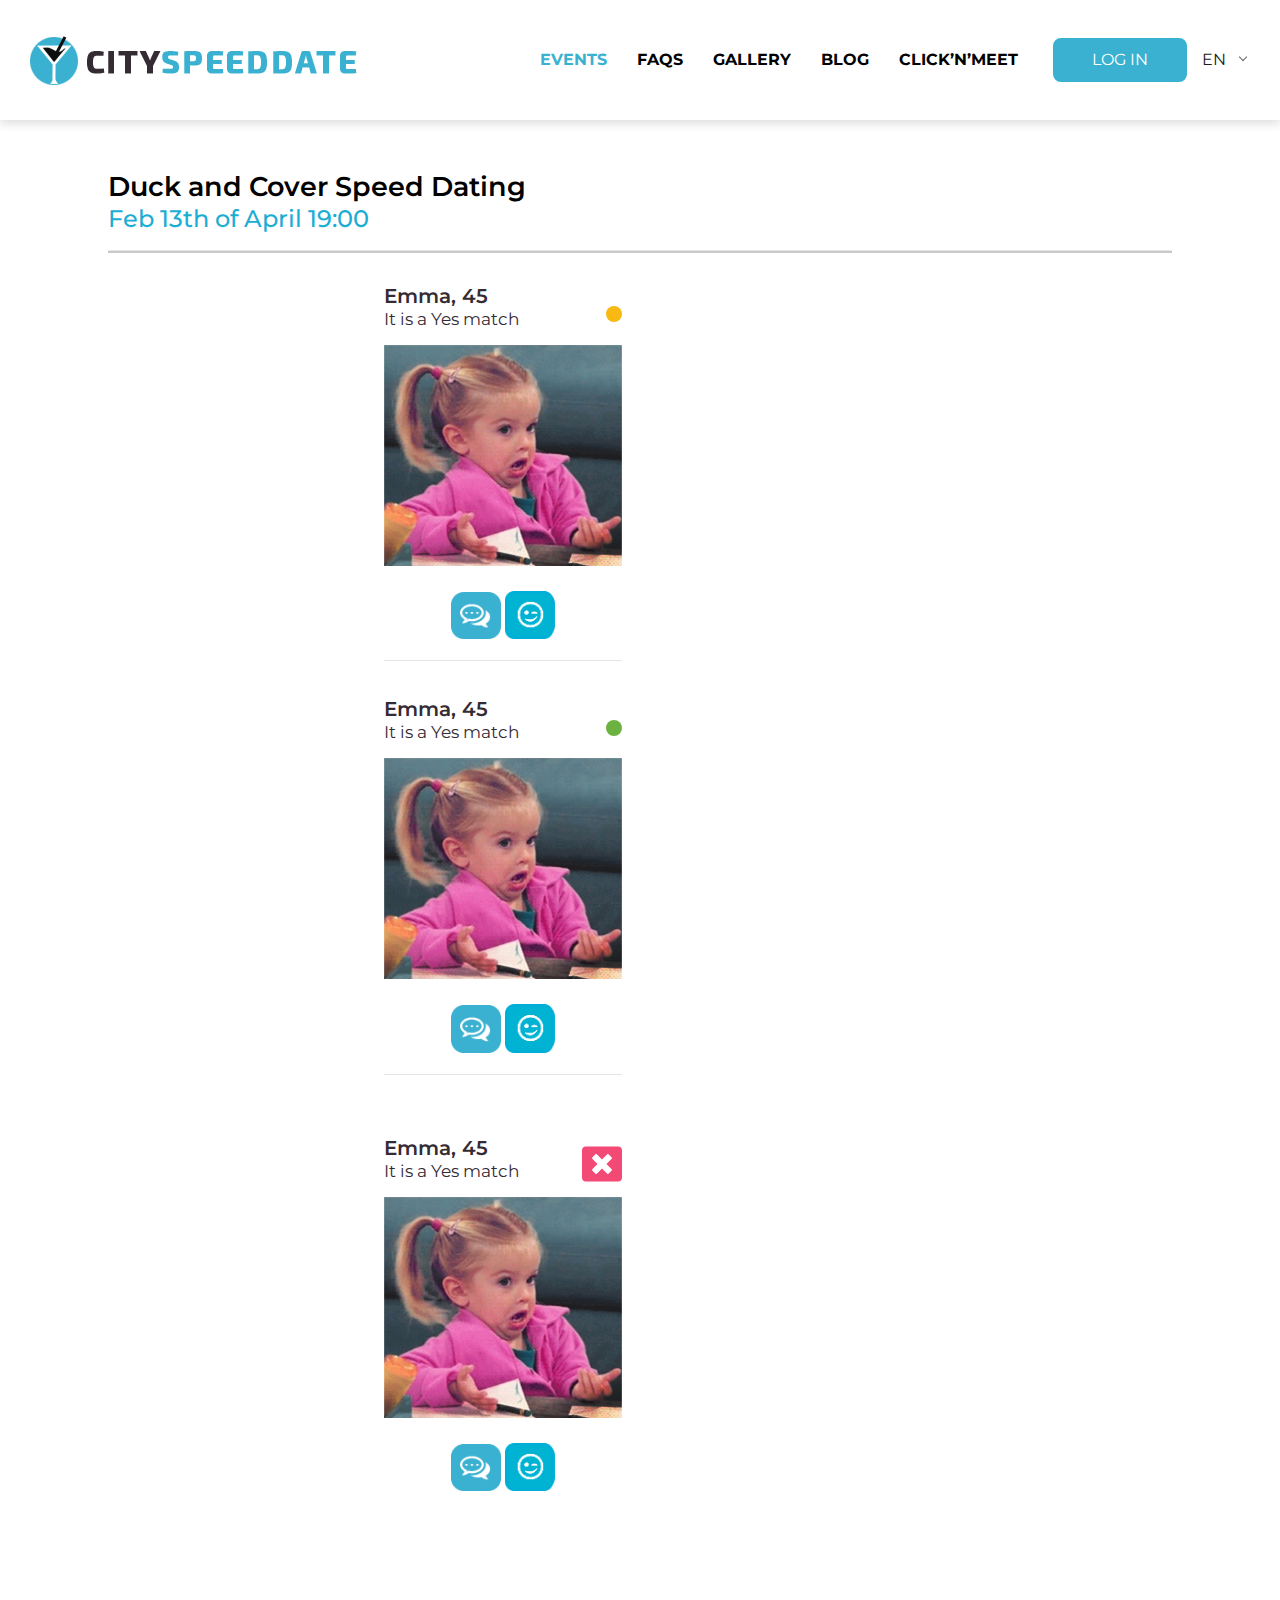
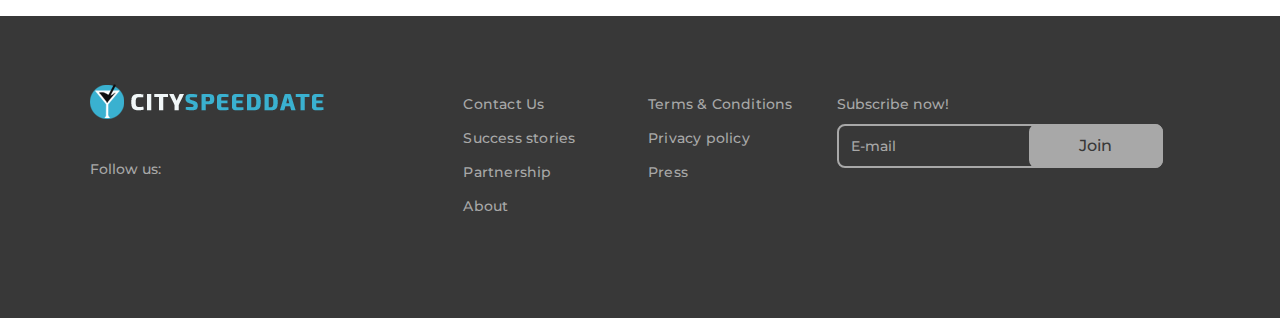
<file: view-matches.html>
<!doctype html>
<html lang="en">
<head>
    <meta charset="UTF-8">
    <meta name="viewport"
          content="width=device-width, user-scalable=no, initial-scale=1.0, maximum-scale=1.0, minimum-scale=1.0">
    <meta http-equiv="X-UA-Compatible" content="ie=edge">
    <title>view-matches</title>
    <link rel="stylesheet" href="css/bootstrap.min.css">
    <link rel="stylesheet" href="css/bootstrap-reboot.min.css">
    <link rel="stylesheet" href="css/bootstrap-grid.min.css">
    <link rel="stylesheet" href="css/style.css">
    <link href="http://allfont.ru/allfont.css?fonts=roboto-regular" rel="stylesheet" type="text/css" />
    <link href="https://fonts.googleapis.com/css?family=Montserrat:500" rel="stylesheet">
    <link href="https://fonts.googleapis.com/css?family=Montserrat:600" rel="stylesheet">
    <link href="https://fonts.googleapis.com/css?family=Montserrat" rel="stylesheet">
    <link rel="stylesheet" href="https://use.fontawesome.com/releases/v5.8.1/css/all.css" integrity="sha384-50oBUHEmvpQ+1lW4y57PTFmhCaXp0ML5d60M1M7uH2+nqUivzIebhndOJK28anvf" crossorigin="anonymous">
    <link rel="stylesheet" type="text/css" href="css/main.css">
</head>
<body>

<header class="header-page">
    <div class="container container_fluid">
        <h1 class="logo">
            <a href="index.html" class="logo__link"></a>
        </h1>
        <div class="menu">
            <ul class="main-nav">
                <li class="main-nav__item">
                    <a href="#" class="main-nav__link main-nav__link_active">EVENTS</a>
                </li>
                <li class="main-nav__item">
                    <a href="#" class="main-nav__link">FAQS</a>
                </li>
                <li class="main-nav__item">
                    <a href="#" class="main-nav__link">GALLERY</a>
                </li>
                <li class="main-nav__item">
                    <a href="#" class="main-nav__link">BLOG</a>
                </li>
                <li class="main-nav__item">
                    <a href="#" class="main-nav__link">CLICK’n’MEET</a>
                </li>
            </ul>

            <a href="#" class="btn btn_primary">LOG IN</a>

            <div class="dropdown-block">
                <a href="#" class="dropdown-block__toggle">EN</a>
                <ul class="dropdown-block__list">
                    <li class="dropdown-block__item">
                        <a href="#" class="dropdown-block__link">FR</a>
                    </li>
                    <li class="dropdown-block__item">
                        <a href="#" class="dropdown-block__link">GE</a>
                    </li>
                </ul>
            </div>
        </div>
    </div>
</header>


<section class="content">
    <div class="container">

        <div class="text-matches">
            <h1 class="view-h1"> Duck and Cover Speed Dating </h1>
            <p class="data-p-view"> Feb 13th of April 19:00 </p>
            <hr class="total-hr">
        </div>


        <div class="row center">

            <div class="girls">
                <div>
                    <div class="item-div-img">
                        <p class="p-undergirl"><span class="h2-ema">Emma, 45 </span><br>It is a Yes match</p>
                        <a class="heart-svg" href="#"><i class="hurt fas fa-heart"></i></a>
                    </div>

                </div>


                <img src="images/girl.png" alt="">



                <div class="img-bottoms">
                    <a href="#"><img src="images/chat.png" alt=""> </a>
                    <a href="#"><img src="images/smile.png" alt=""> </a>
                    <hr>
                </div>
            </div>


        </div>
    </div>
</section>

<section class="content2">
    <div class="container">

        <div class="row center">

            <div class="girls">
                <div>
                    <div class="item-div-img">
                        <p class="p-undergirl"><span class="h2-ema">Emma, 45 </span><br>It is a Yes match</p>
                        <a class="check-i" href="#"><i class="hurt fas fa-check"></i></a>
                    </div>

                </div>


                <img src="images/girl.png" alt="">



                <div class="img-bottoms">
                    <a href="#"> <img src="images/chat.png" alt=""></a>
                    <a href="#"><img src="images/smile.png" alt=""> </a>
                    <hr>
                </div>
            </div>


        </div>
    </div>
</section>


<section class="content3">
    <div class="container">

        <div class="row center">

            <div class="girls">
                <div>
                    <div class="item-div-img">
                        <p class="p-undergirl"><span class="h2-ema">Emma, 45 </span><br>It is a Yes match</p>
                        <a class="" href="#"><img class="w-close" src="images/window-close-solid.svg" alt=""></a>
                    </div>

                </div>


                <img src="images/girl.png" alt="">



                <div class="img-bottoms">
                    <a href="#"> <img src="images/chat.png" alt=""></a>
                    <a href="#"><img src="images/smile.png" alt=""> </a>
                </div>
            </div>


        </div>
    </div>
</section>
<footer class="footer-page">
    <div class="container">
        <div class="row">
            <div class="col">
                <strong class="logo">
                    <a href="index.html" class="logo__link"></a>
                </strong>
                <span class="footer-page__title">Follow us:</span>
                <ul class="socials">
                    <li class="socials__item">
                        <a href="#" class="socials__link socials__link_facebook"><i class="fab fa-facebook"></i></a>
                    </li>
                    <li class="socials__item">
                        <a href="#" class="socials__link socials__link_instagram"><i class="fab fa-instagram"></i></a>
                    </li>
                    <li class="socials__item">
                        <a href="#" class="socials__link socials__link_twitter"><i class="fab fa-twitter"></i></a>
                    </li>
                </ul>
            </div>
            <div class="col">
                <ul class="footer-links__list">
                    <li class="footer-links__item">
                        <a href="#" class="footer-links__link">Contact Us</a>
                    </li>
                    <li class="footer-links__item">
                        <a href="#" class="footer-links__link">Success stories</a>
                    </li>
                    <li class="footer-links__item">
                        <a href="#" class="footer-links__link">Partnership</a>
                    </li>
                    <li class="footer-links__item">
                        <a href="#" class="footer-links__link">About</a>
                    </li>
                    <li class="footer-links__item">
                        <a href="#" class="footer-links__link">Terms & Conditions</a>
                    </li>
                    <li class="footer-links__item">
                        <a href="#" class="footer-links__link">Privacy policy</a>
                    </li>
                    <li class="footer-links__item">
                        <a href="#" class="footer-links__link">Press</a>
                    </li>
                </ul>
            </div>
            <div class="col">
                <span class="footer-page__title">Subscribe now!</span>
                <form action="#" class="form_subscribe">
                    <input type="text" class="form__control" placeholder="E-mail">
                    <input type="submit" class="btn btn_med btn_info" value="Join">
                </form>
            </div>
        </div>
    </div>
</footer>

<script src="https://code.jquery.com/jquery-3.3.1.slim.min.js" integrity="sha384-q8i/X+965DzO0rT7abK41JStQIAqVgRVzpbzo5smXKp4YfRvH+8abtTE1Pi6jizo" crossorigin="anonymous"></script>
<script src="https://cdnjs.cloudflare.com/ajax/libs/popper.js/1.14.7/umd/popper.min.js" integrity="sha384-UO2eT0CpHqdSJQ6hJty5KVphtPhzWj9WO1clHTMGa3JDZwrnQq4sF86dIHNDz0W1" crossorigin="anonymous"></script>
<script src="js/bootstrap.min.js"></script>
<script src="js/bootstrap.bundle.min.js"></script>

<script src="js/jcf.js"></script>
<script src="js/jcf.select.js"></script>
<script src="js/slick.min.js"></script>
<script src="js/main.js"></script>
</body>
</html>
</file>
<file: css/style.css>
/* login*/
.inpt-div{
    display: flex;

}

body{

}

.label-email{
    position: absolute;
    top: 343px;
    font-family: 'Roboto Regular', arial;
    font-size: 16px;
    color: black;
}

.label-pass{
    position: absolute;
    top: 445px;
    font-size: 16px;
    color: black;
    font-family: 'Roboto Regular', arial;
}
.btn-meet{
    position: absolute;
    right: 40px;
    top: 50px;
}
.login-h1{
    padding-top: 150px;
    padding-bottom: 70px;
    padding-left: 75px;
    font-size: 26px;
    text-align: left;
}
.padding-row{
    margin-bottom: 20px;
}

.top-cover{
    margin-top: 60px;
}

.special-bot{
    margin-bottom: 100px;
}
.password-input{
    padding-top: 50px;
    padding-bottom: 75px;
}
.lost-p{
    padding-bottom: 20px;
    font-size: 26px;
    color: #3ab1d0;
}
.log-btn{
    font-size: 26px;
    background: #3ab1d0;
    border: none!important;
    min-width: 225px;
    min-height: 60px;
    color:white;
    border-radius: 8px;
    font-family: 'Montserrat', sans-serif;
}

h2{
    letter-spacing: 0!important;
    margin: 0 0 0!important;
}

.all-items{
    width: 30%;
    text-align: center;
    padding-bottom: 200px;
}

.email-input{
    border: 1.5px solid #aaa0a0;
    /* padding: 0 75px 20px; */
    min-width: 350px;
    min-height: 50px;
}
.btn-secondary:not(:disabled):not(.disabled).active, .btn-secondary:not(:disabled):not(.disabled):active, .show>.btn-secondary.dropdown-toggle{
    color: #383d41;
    background-color: white;
    border-color: #6c757d;
}
.btn-secondary:hover{
    color: #383d41;
    background-color: white;
    border-color: #6c757d;
}

/* Logout*/



.login-ass label{
    position: absolute;
    top: -25px;
    font-family: 'Roboto Regular', arial;

}


.login-ass{
    padding-bottom: 55px;
}
.assistance-h1{
    padding-top: 50px;
    padding-bottom: 50px;
    font-size: 24px;
}

.center{
    justify-content: center;
    padding-right: 275px;
}
.nemo-p{
    padding-bottom: 55px;
    font-family: 'Montserrat', sans-serif;
    font-size: 18px;
}

.btn-wrap{
    border-radius: 0!important;
}

.btn-wrap1::after{
    margin-left: 9.255em!important;
}

.btn-wrap2::after{
    margin-left: 13.255em!important;
}
.submit-btn-assistance{
    padding-bottom: 55px;
}

.btn-assistance{
    font-size: 26px;
    background: #3ab1d0;
    border: none!important;
    min-width: 225px;
    min-height: 60px;
    color:white;
    border-radius: 8px;
    font-family: 'Montserrat', sans-serif;

}
.setting-btn{
    width: 350px;
    color: #383d41;
    background-color: white;
    border-color: #6c757d!important;
    font-family: 'Montserrat', sans-serif;
}
.dropdown-toggle::after{
    margin-left: 10.255em;
}

.item-div-img{
    display: flex;
    justify-content: space-between;
    align-items: center;
}

.view-h1{
    font-size: 27px;
    text-align: left;
    font-family: 'Montserrat', sans-serif;
    font-weight: 600;

}
.data-p-view{
    font-size: 24px;
    color:#1cadd4;
    text-align: left;
    font-family: 'Montserrat', sans-serif;
    font-weight: 500;
}
.content3{
    padding-top: 25px;
    padding-bottom: 100px;
}

.text-matches{
    text-align: left;
    padding-top: 50px;
    padding-bottom: 15px;
}
.h2-ema{
    font-size: 20px;
    text-align: left;
    color:#352b33;
    font-weight: 600;
    font-family: 'Montserrat', sans-serif;
}

.total-hr{

    border-bottom: 2px solid #c9c9c9;
}
.p-undergirl{
    font-size: 17px;
    color: #352b33;
    font-family: 'Montserrat', sans-serif;
}
.img-bottoms{
    text-align: center;
    width: 100%;
    padding-top: 20px;
    padding-bottom: 20px;
}
.content-setting{
    margin: 0 200px;
}
.img-bottoms-profile{
    text-align: left;
    width: 100%;
    padding-top: 20px;
    padding-bottom: 25px;
    padding-left: 100px;
}

.my-profile-h1{
    text-align: left;
    padding-top: 70px;
    padding-bottom: 70px;
    font-size: 30px;
    color:#010210;
    font-weight: 600;
}

.label-profile,.label-profile-age{
    font-size: 16px;
    font-family: 'Roboto Regular';
    font-style: normal;
    font-weight: 400;
}



.pad {
    padding-left: 6px;
    margin: 0 15px;
    padding-bottom: 10px;
    border-bottom: 1.5px solid #E9E9F0;
    width: 400px;
    background: transparent;
    border-top-style: none;
    border-right-style: none;
    border-left-style: none;

}

.label-profile{
    position: absolute;
    top:0;
    left: 20px;

}

.child{
    position: relative;
    padding-top: 50px;
    padding-bottom: 50px;
}

.child-1{
    position: relative;
    padding-top: 50px;
    padding-bottom: 50px;
}

.child-2{
    position: relative;
    padding-top: 50px;
    padding-bottom: 50px;
}

.child-3,.child-4,.child-5,.child-6,.child-7,.child-8{
    position: relative;
    padding-top: 50px;
    padding-bottom: 50px;
}

.area-child{
    border-top-style: none;
    border-right-style: none;
    border-left-style: none;
}

.btn-edit{
    text-align: left;
    padding-bottom: 75px;
}

.btn-profile{
    position: relative;
    display: inline-block;
    vertical-align: top;
    border: 1px solid transparent;
    font-weight: 600;
    font-family: 'Montserrat', sans-serif;
    text-align: center;
    border-radius: 8px;
    font-size: 17px;
    line-height: 18px;
    padding: 11px 20px;
    color: #fff;
    background: #3ab1d0;
    border: 2px solid #3ab1d0;
    min-width: 134px;
    cursor: pointer;
    -webkit-transition: background .3s, color .3s, border-color .3s;
    -o-transition: background .3s, color .3s, border-color .3s;
    transition: background .3s, color .3s, border-color .3s;
}
.label-profile-age{
    position: absolute;
    top: 0;
    left: 20px;
}
.view-pp{
    font-family: 'Montserrat', sans-serif;
    font-size: 24px;
    font-weight: 500;
    text-align: center;
}

.text-meet{
    text-align: center;
    background: #fafbfc;
}

.tt-left{
    text-align: left;
}
.myfixess{
    border: 1.5px solid #1cadd4;
}
.myfixess::-webkit-input-placeholder { color:#b1b1b1;font-weight:400;   font-family: 'Montserrat';}
.myfixess::-moz-placeholder { color:#b1b1b1;  font-weight:400;  font-family: 'Montserrat';}
.myfixess:-ms-input-placeholder { color:#b1b1b1; font-weight:400;   font-family: 'Montserrat';}
.myfixess:-moz-placeholder { color:#b1b1b1;  font-weight:400;   font-family: 'Montserrat';}


.pad::-webkit-input-placeholder { color:#716a70;font-weight:400;       font-family: 'Roboto Regular';;}
.pad::-moz-placeholder { color:#716a70;  font-weight:400;      font-family: 'Roboto Regular';;}
.pad:-ms-input-placeholder { color:#716a70; font-weight:400;       font-family: 'Roboto Regular';;}
.pad:-moz-placeholder { color:#716a70;  font-weight:400;       font-family: 'Roboto Regular';;}


.btn-searchs{
    background-color: #1cadd4;
    color: white!important;
    padding: 15px 20px!important;
    min-width: 150px!important;
    font-family: 'Montserrat', sans-serif;
}

.btn-searchs:hover{
    color: #3ab1d0;
    background: #fff;
    border-color: #3ab1d0;
}
.fix-rowss{
    border: none!important;

}
.meet-h1{
    text-align: center;
    font-family: 'Montserrat', sans-serif;
    font-weight: 600;
    font-size: 29px;
    padding-top: 30px;
}
.data-meet{
    text-align: center;
    font-size: 27px;
    color:#1cadd4;
    padding-top: 7px;
    font-family: 'Montserrat', sans-serif;
    font-weight: 500;
}


.meet-img{
    text-align: center;
    background-color: #f0f3f5;
    padding: 5px;
}
.p-undergirl-meet{
    font-family: 'Montserrat', sans-serif;
    font-weight: 500;
    text-align: center;
    font-size: 19px;
    color:#010210;
    margin: 0 0 5px;
}

.hr-q{
    width: 60%;
    position: relative;
    top: -25px;
}
.hr-q2{
    width: 100%;
    border: 1px solid #c9c9c9;
}
.img-bottoms a img{
    width: 50px;
}
.fas .fa-map-marker-alt{
    margin: 0px 0px 0px -20px;
}

.collb{
    justify-content: center;
    background: #fafbfc;
    margin-right: 170px;
    margin-left: 170px;
    margin-top: 75px;
}
.moscow-p{
    margin: 0 0 5px;
    font-size: 19px;
    font-family: 'Montserrat', sans-serif;
    font-weight: 500;
    text-align: center;
    color:#010210;
}


.account-setting{
    text-align: left;
    padding-top: 60px;
    font-size: 24px;
    font-family: 'Montserrat', sans-serif;
    font-weight: 500;
    color:#000000;
}
.lorem-p{
    font-family: 'Roboto', sans-serif;
    font-weight: 400;
    font-size: 16px;
    color:#423941;
}
.acc-p{
    text-align: left;
    color:#1cadd4;
    font-size: 18px;
    padding-top: 10px;
    font-family: 'Montserrat', sans-serif;
    font-weight: 500;
}
.check-i{
    background: #6bb240;
    padding: 8px;

    border-radius: 8px;
}

.w-close{
    width: 40px;
    /* padding: 10px; */
    height: auto;
}

.heart-svg{
    background: #f7b912;
    padding: 8px;

    border-radius: 8px;
}

.hurt{
    -webkit-text-fill-color: white;
}
.general-p{
    font-family: 'Montserrat', sans-serif;
    font-weight: 500;
    font-size: 20px;
    color:#000000;
}
.btn-count{
    width: 80px;
    min-width: 70px!important;
    border: 1px solid #bdbfc1;
}
.c-set{
    margin: 0 135px;
}
.btn-count::after{
    margin-left: 0.600em!important;
}

.div-check{
    display: flex;
    align-items: center;
}

.div-check label{
    margin: 0 20px;
}


.pad-check{
    padding-bottom: 30px!important;
    padding-top: 50px;
}
.vv{
    padding-bottom: 150px;
}
.ww{
    padding-top: 30px;
}

.label-check {
    cursor: pointer;
    margin-left: 35px;
    position: relative
}

/* Cкрываем стандартный чекбокс */
.label-check__input {
    display: none;
}

/* Новый чекбокс */
.label-check__new-input {
    position: absolute;
    left: 0;
    top: -2px;
    width: 1.6em;
    height: 1.6em;
    border: 1px solid #cfcfd1;
    border-radius: 3px;
}

.lorem-p{
    text-align: right;
    padding-left: 40px;
}

/* Новый чекбокс при выборе */
.label-check__input:checked + .label-check__new-input {
    background: #2f4857;
}


.label-check__input:checked + .label-check__new-input {
    background: url('../images/check-solid.svg') no-repeat center #3ab1d0 !important;
    z-index: 99999;
    animation: animation-checkbox 0.4s ease-in-out;

}

@keyframes animation-checkbox {
    0% {
        transform: scale(0.8);
    }
    70% {
        transform: scale(1.2);
    }
    100% {
        transform: scale(1);
    }
}

.btn-count{

    color:black!important;
}

.check1{
    padding-top: 20px;
    padding-bottom: 30px;
    display: flex;
    align-items: center;
}
.top-nav-set{
    display: flex;
    padding-top: 70px;
    align-items: center;
}

.div-check{
    padding-bottom: 10px;
}



.btn-upgrades{
    margin-bottom: 40px;
    padding: 15px;
    border-radius: 8px;
    background: #3ab1d0;
    color: white;
    border: none;
    font-size: 17px;
}

.acc-stat{
    font-size: 20px;
    margin: 0 0 40px;
    font-family: 'Montserrat', sans-serif;
    font-weight: 500;
}

.acc-standart{
    margin: 0 90px 40px;
    color:#1cadd4;
    font-size: 20px;
    font-family: 'Montserrat', sans-serif;
    font-weight: 500;
}


@media (max-width: 1025px){
    .fix-cont{
        padding-left: 100px!important;
    }
    .setting{
        padding-left: 50px;
    }


    .view-h1{
        text-align: center;
    }

    .data-p-view{
        text-align: center;
    }
    .general-p{
        text-align: center;
        width: 100%;
    }
    .c-set{
        margin-top: 50px;
        text-align: center;
        width: 100%;
    }

    .hr-q{
        width: 100%;
    }
    .lorem-p{
        font-size: 14px;
    }

    .hr-q2{
        width: 97%;
    }

    .tt-left{
        text-align: center;
        justify-content: center;
    }

    .img-bottoms-profile {
        text-align: center;
        width: 100%;
        padding-top: 20px;
        padding-bottom: 25px;
         padding-left: 0;
    }
    .my-profile-h1 {
        text-align: center;

    }

    .btn-edit{
        text-align: center;
    }
    .fix-cont-ass{
        padding-left: 50px!important;
    }

    .center{
        padding-right: 0;
    }
    .bg-event{
        width: 100%;
        margin: 0 auto;
    }
}
@media (max-width: 769px){
    .label-email{
        top: 295px;
    }
    .fix-cont-ass{
        padding-left: 50px!important;
    }
    .label-pass{
        top: 395px;
    }
    .btn-meet {
        position: absolute;
        right: 5px;
        top: 50px;
    }
    .fix-cont{
        padding-left: 100px!important;
    }
}
@media (max-width:500px){
.assistance-h1{
    text-align: center;
    width: 100%;
}

    .collb{
        margin-right: 0px;
        margin-left: 0px;
        margin-top: 75px;
    }

    .data-meet,.view-pp{
        font-size: 19px;
    }
    .meet-h1{
        font-size: 23px;
    }

    .fix-cont{
        padding-left: 0px!important;
    }
    .fix-cont-ass{
        padding-left: 0!important;
    }

    .nemo-p{
        text-align: left;
        margin-left: 20px;
    }
.respons{
    text-align: center;
    width: 100%;
    margin: 0 auto;
}

.submit-btn-assistance{
    text-align: center;
    width: 100%;
}

.btn-assistance{
    font-size: 26px;
    background: #3ab1d0;
    border: none!important;
    min-width: 190px;
    min-height: 50px;
    color: white;
    border-radius: 10px;
    font-family: 'Montserrat', sans-serif;
}


    .email-input{
        margin: 0 auto;
    }
    .label-email{
        left: 12px;
        top:285px;
    }
    .inpt-div{
        width: 100%;
    }


    .password-input{
        margin: 0 auto;
    }
    .label-pass{
        left: 12px;
        top:385px;
    }

    .all-items{
        text-align: center;
        width: 100%;
    }

}

@media (max-width:415px){
    .label-email {
        left: 32px;
    }
    .pad{
        width: 300px;
    }
    .vv{
        padding-bottom: 50px;
    }
    .top-nav-set{
        display: inline-block;
        padding-top: 70px;
        align-items: center;
        text-align: center;
        width: 100%;
    }
    .btn-wrap{
        width: 280px;

    }

    .btn-count{
        width: 100%;
        color:black!important;
    }

    .div-check{
        display: block;
    }
    .c-set{
        margin: 0 0;
    }
    .checkbox-set{
        width: 100%;
        text-align: center;
    }
    .ww{
        text-align: center;
        width: 100%;
        margin: 0 auto;
    }
    .pad-check{
        padding-bottom: 10px!important;
    }

    .general-p{
        padding-bottom: 30px;
    }

    .setting{
        padding-left: 0;
    }

    .account-setting, .acc-stat,.acc-p,.acc-standart{
        text-align: center;
    }


    .vv{
        flex-direction: column;
    }
    .btn-meet {
        position: absolute;
        right: 120px;
        top: 140px;
        /* text-align: -webkit-center; */
        text-align: center;
        width: 100%;
        margin: 0 auto;
        left: 0

    }
    .bg-event{
        min-height: 200px;
    }
    .label-pass {
        left: 32px;
    }
}
@media (max-width:340px){
    .dropdown-toggle::after {
        margin-left: 6.255em;
    }
    .setting-btn{
        min-width: 300px;
    }
    .email-input{
        min-width: 300px;
    }

    .btn-searchs {
        background-color: #1cadd4;
        color: white!important;
        padding: 15px 20px!important;
        min-width: 90px!important;
        font-family: 'Montserrat', sans-serif;
    }
    .log-btn {
        font-size: 24px;
        background: #3ab1d0;
        border: none!important;
        min-width: 200px;
        min-height: 50px;
        color: white;
        border-radius: 10px;
        font-family: 'Montserrat', sans-serif;
        margin-bottom: 75px;
    }
}


/*Logout */


/* my event */

.bg-event{
    background: #f8f8f8;

}
.day-p{
color:#038b9b;
    font-size: 14px;
    margin-bottom: 1px;
    font-family: 'Montserrat', sans-serif;
    font-weight: 500;
}

.adress-p{
    font-size: 14px;
    padding-bottom: 20px;
    font-family: 'Montserrat', sans-serif;
    font-weight: 500;
}

.h2-duck{
    padding-top: 30px;
    font-size: 18px;
    color: #010107;
    padding-bottom: 20px;
    font-family: 'Montserrat', sans-serif;
    font-weight: 600;
    text-align: left;
}

.btn-event{
    position: absolute;
    top: 160px;
    right: 300px;
}

.meet-people{
    color: #fff;
    background: #3ab1d0;
    border: 2px solid #3ab1d0;
    position: relative;
    display: inline-block;
    vertical-align: top;
    font-family: 'Montserrat', sans-serif;
    text-align: center;
    border-radius: 8px;
    font-weight: 300;
    /* font-size: 16px; */
    /* line-height: 18px; */
    padding: 11px 20px;
    min-width: 134px;
    cursor: pointer;
    -webkit-transition: background .3s, color .3s, border-color .3s;
    -o-transition: background .3s, color .3s, border-color .3s;
    transition: background .3s, color .3s, border-color .3s;
}
/* my event */
</file>
<file: css/main.css>
/* Slider */
.slick-slider {
  position: relative;
  display: block;
  -webkit-box-sizing: border-box;
          box-sizing: border-box;
  -webkit-touch-callout: none;
  -webkit-user-select: none;
  -moz-user-select: none;
  -ms-user-select: none;
  user-select: none;
  -ms-touch-action: pan-y;
  touch-action: pan-y;
  -webkit-tap-highlight-color: transparent; }

.slick-list {
  position: relative;
  overflow: hidden;
  display: block;
  margin: 0;
  padding: 0; }
  .slick-list:focus {
    outline: none; }
  .slick-list.dragging {
    cursor: pointer;
    cursor: hand; }

.slick-slider .slick-track,
.slick-slider .slick-list {
  -webkit-transform: translate3d(0, 0, 0);
  -ms-transform: translate3d(0, 0, 0);
  transform: translate3d(0, 0, 0); }

.slick-track {
  position: relative;
  left: 0;
  top: 0;
  display: block;
  margin-left: auto;
  margin-right: auto; }
  .slick-track:before, .slick-track:after {
    content: "";
    display: table; }
  .slick-track:after {
    clear: both; }
  .slick-loading .slick-track {
    visibility: hidden; }

.slick-slide {
  float: left;
  height: 100%;
  min-height: 1px;
  display: none; }
  [dir="rtl"] .slick-slide {
    float: right; }
  .slick-slide img {
    display: block; }
  .slick-slide.slick-loading img {
    display: none; }
  .slick-slide.dragging img {
    pointer-events: none; }
  .slick-initialized .slick-slide {
    display: block; }
  .slick-loading .slick-slide {
    visibility: hidden; }
  .slick-vertical .slick-slide {
    display: block;
    height: auto;
    border: 1px solid transparent; }

.slick-arrow.slick-hidden {
  display: none; }

.jcf-radio {
  border-radius: 9px; }

.jcf-radio span {
  display: none;
  position: absolute;
  top: 3px;
  left: 3px;
  right: 3px;
  bottom: 3px;
  background: #777;
  border-radius: 100%; }

.jcf-radio input[type=radio] {
  position: absolute;
  height: 100%;
  width: 100%;
  border: 0;
  margin: 0;
  left: 0;
  top: 0; }

.jcf-radio.jcf-checked span {
  display: block; }

.jcf-checkbox, .jcf-radio {
  vertical-align: middle;
  display: inline-block;
  position: relative;
  overflow: hidden;
  cursor: default;
  background: #fff;
  border: 1px solid #777;
  margin: 0 3px 0 0;
  height: 16px;
  width: 16px; }

.jcf-checkbox span {
  position: absolute;
  display: none;
  height: 4px;
  width: 8px;
  top: 50%;
  left: 50%;
  margin: -7px 0 0 -6px;
  border: 3px solid #777;
  border-width: 0 0 3px 3px;
  -ms-transform: rotate(-45deg);
  -webkit-transform: rotate(-45deg);
  transform: rotate(-45deg);
  -ms-filter: "progid:DXImageTransform.Microsoft.Matrix(M11=0.7071067811865483, M12=0.7071067811865467, M21=-0.7071067811865467, M22=0.7071067811865483, SizingMethod='auto expand')"; }

:root .jcf-checkbox span {
  margin: -4px 0 0 -5px; }

.jcf-checkbox input[type=checkbox] {
  position: absolute;
  width: 100%;
  height: 100%;
  border: 0;
  margin: 0;
  left: 0;
  top: 0; }

.jcf-checkbox.jcf-checked span {
  display: block; }

.jcf-button, .jcf-file {
  display: inline-block;
  position: relative;
  overflow: hidden;
  background: #fff; }

.jcf-button {
  vertical-align: top;
  border: 1px solid #777;
  margin: 0 10px 10px 0;
  padding: 5px 10px; }

.jcf-button .jcf-real-element {
  position: absolute;
  min-height: 100%;
  min-width: 100%;
  outline: none;
  opacity: 0;
  padding: 0;
  margin: 0;
  border: 0;
  bottom: 0;
  right: 0;
  left: 0;
  top: 0; }

.jcf-file {
  white-space: nowrap; }

.jcf-file .jcf-real-element {
  position: absolute;
  font-size: 200px;
  height: 200px;
  margin: 0;
  right: 0;
  top: 0; }

.jcf-file .jcf-fake-input, .jcf-file .jcf-upload-button {
  display: inline-block;
  vertical-align: top;
  white-space: nowrap;
  overflow: hidden;
  border: 1px solid #777;
  line-height: 28px;
  height: 28px; }

.jcf-file .jcf-fake-input {
  -o-text-overflow: ellipsis;
     text-overflow: ellipsis;
  font-size: 13px;
  width: 125px;
  padding: 0 8px; }

.jcf-file .jcf-upload-button {
  margin: 0 0 0 -1px;
  padding: 0 10px; }

.jcf-scrollable-wrapper {
  -webkit-box-sizing: content-box;
          box-sizing: content-box;
  position: relative; }

.jcf-scrollbar-vertical {
  position: absolute;
  cursor: default;
  background: #e3e3e3;
  width: 14px;
  bottom: 0;
  right: 0;
  top: 0; }

.jcf-scrollbar-vertical .jcf-scrollbar-dec, .jcf-scrollbar-vertical .jcf-scrollbar-inc {
  background: #bbb;
  height: 14px;
  width: 14px;
  left: 0;
  top: 0; }

.jcf-scrollbar-vertical .jcf-scrollbar-inc {
  top: auto;
  bottom: 0; }

.jcf-scrollbar-vertical .jcf-scrollbar-handle {
  background: #888;
  height: 1px;
  width: 14px; }

.jcf-scrollbar-horizontal {
  position: absolute;
  background: #e3e3e3;
  right: auto;
  top: auto;
  left: 0;
  bottom: 0;
  width: 1px;
  height: 14px; }

.jcf-scrollbar-horizontal .jcf-scrollbar-dec, .jcf-scrollbar-horizontal .jcf-scrollbar-inc {
  display: inline-block;
  vertical-align: top;
  overflow: hidden;
  background: #bbb;
  height: 14px;
  width: 14px; }

.jcf-scrollbar-horizontal .jcf-scrollbar-inc {
  left: auto;
  right: 0; }

.jcf-scrollbar-horizontal .jcf-scrollbar-slider {
  display: inline-block;
  position: relative;
  height: 14px; }

.jcf-scrollbar-horizontal .jcf-scrollbar-handle {
  position: absolute;
  background: #888;
  height: 14px; }

.jcf-scrollbar.jcf-inactive .jcf-scrollbar-handle {
  visibility: hidden; }

.jcf-scrollbar.jcf-inactive .jcf-scrollbar-dec, .jcf-scrollbar.jcf-inactive .jcf-scrollbar-inc {
  background: #e3e3e3; }

.jcf-select {
  display: inline-block;
  vertical-align: top;
  position: relative;
  border: 1px solid #777;
  background: #fff;
  margin: 0 0 12px;
  min-width: 150px;
  height: 26px; }

.jcf-select select {
  z-index: 1;
  left: 0;
  top: 0; }

.jcf-select .jcf-select-text {
  -o-text-overflow: ellipsis;
     text-overflow: ellipsis;
  white-space: nowrap;
  overflow: hidden;
  cursor: default;
  display: block;
  font-size: 13px;
  line-height: 26px;
  margin: 0 35px 0 8px; }

.jcf-select .jcf-select-opener {
  position: absolute;
  text-align: center;
  background: #aaa;
  width: 26px;
  bottom: 0;
  right: 0;
  top: 0; }

body > .jcf-select-drop {
  position: absolute;
  margin: -1px 0 0;
  z-index: 9999; }

body > .jcf-select-drop.jcf-drop-flipped {
  margin: 1px 0 0; }

.jcf-select .jcf-select-drop {
  position: absolute;
  margin-top: 0;
  z-index: 9999;
  top: 100%;
  left: -1px;
  right: -1px; }

.jcf-select .jcf-drop-flipped {
  bottom: 100%;
  top: auto; }

.jcf-select.jcf-compact-multiple {
  max-width: 220px; }

.jcf-select.jcf-compact-multiple .jcf-select-opener:before {
  display: inline-block;
  padding-top: 2px;
  content: '...'; }

.jcf-select-drop .jcf-select-drop-content {
  border: 1px solid red; }

.jcf-select-drop.jcf-compact-multiple .jcf-hover {
  background: 0 0; }

.jcf-select-drop.jcf-compact-multiple .jcf-selected {
  background: #e6e6e6;
  color: #000; }

.jcf-select-drop.jcf-compact-multiple .jcf-selected:before {
  display: inline-block;
  content: '';
  height: 4px;
  width: 8px;
  margin: -7px 5px 0 -3px;
  border: 3px solid #777;
  border-width: 0 0 3px 3px;
  -ms-transform: rotate(-45deg);
  -webkit-transform: rotate(-45deg);
  transform: rotate(-45deg);
  -ms-filter: "progid:DXImageTransform.Microsoft.Matrix(M11=0.7071067811865483, M12=0.7071067811865467, M21=-0.7071067811865467, M22=0.7071067811865483, SizingMethod='auto expand')"; }

.jcf-list-box {
  overflow: hidden;
  display: inline-block;
  border: 1px solid #b8c3c9;
  min-width: 200px;
  margin: 0 15px; }

.jcf-list, .jcf-list .jcf-list-content {
  vertical-align: top;
  display: inline-block;
  width: 100%; }

.jcf-list {
  position: relative;
  background: #fff;
  line-height: 14px;
  font-size: 12px; }

.jcf-list .jcf-list-content {
  overflow: auto; }

.jcf-list ul {
  list-style: none;
  padding: 0;
  margin: 0; }

.jcf-list .jcf-option, .jcf-list ul li {
  overflow: hidden;
  display: block; }

.jcf-list .jcf-overflow {
  overflow: auto; }

.jcf-list .jcf-option {
  white-space: nowrap;
  cursor: default;
  padding: 5px 9px;
  color: #656565;
  min-height: 14px;
  height: 1%; }

.jcf-list .jcf-disabled {
  background: #fff !important;
  color: #aaa !important; }

.jcf-list-box .jcf-selected, .jcf-select-drop .jcf-hover {
  background: #e6e6e6;
  color: #000; }

.jcf-list .jcf-optgroup-caption {
  white-space: nowrap;
  font-weight: 700;
  display: block;
  padding: 5px 9px;
  cursor: default;
  color: #000; }

.jcf-list .jcf-optgroup .jcf-option {
  padding-left: 30px; }

.jcf-textarea {
  border: 1px solid #b8c3c9;
  -webkit-box-sizing: content-box;
          box-sizing: content-box;
  display: inline-block;
  position: relative; }

.jcf-textarea .jcf-scrollbar-horizontal {
  display: none;
  height: 0; }

.jcf-textarea textarea {
  padding: 8px 10px;
  border: none;
  margin: 0; }

.jcf-textarea .jcf-resize {
  position: absolute;
  text-align: center;
  cursor: se-resize;
  background: #e3e3e3;
  font-weight: 700;
  line-height: 15px;
  text-indent: 1px;
  font-size: 12px;
  height: 15px;
  width: 14px;
  bottom: 0;
  right: 0; }

.jcf-textarea .jcf-resize:before {
  border: 1px solid #000;
  border-width: 0 1px 1px 0;
  display: block;
  margin: 4px 0 0 3px;
  width: 6px;
  height: 6px;
  content: ''; }

.jcf-number {
  display: inline-block;
  position: relative;
  height: 32px; }

.jcf-number input {
  -moz-appearance: textfield;
  -webkit-box-sizing: border-box;
  box-sizing: border-box;
  border: 1px solid #777;
  padding: 3px 27px 3px 7px;
  margin: 0;
  height: 100%; }

.jcf-number input::-webkit-inner-spin-button, .jcf-number input::-webkit-outer-spin-button {
  -webkit-appearance: none; }

.jcf-number .jcf-btn-dec, .jcf-number .jcf-btn-inc {
  position: absolute;
  background: #aaa;
  width: 20px;
  height: 15px;
  right: 1px; }

.jcf-number .jcf-btn-inc {
  top: 1px; }

.jcf-number .jcf-btn-dec {
  top: auto;
  bottom: 1px; }

.jcf-number .jcf-btn-dec:hover, .jcf-number .jcf-btn-inc:hover {
  background: #e6e6e6; }

.jcf-number.jcf-disabled .jcf-btn-dec:hover, .jcf-number.jcf-disabled .jcf-btn-inc:hover {
  background: #aaa; }

.jcf-number .jcf-btn-dec:before, .jcf-number .jcf-btn-inc:before {
  position: absolute;
  content: '';
  width: 0;
  height: 0;
  top: 50%;
  left: 50%;
  border: 4px solid #aaa; }

.jcf-number .jcf-btn-inc:before {
  margin: -6px 0 0 -4px;
  border-color: transparent transparent #000 transparent; }

.jcf-number .jcf-btn-dec:before {
  margin: -1px 0 0 -4px;
  border-color: #000 transparent transparent transparent; }

.jcf-number .jcf-btn-dec.jcf-disabled:before, .jcf-number .jcf-btn-inc.jcf-disabled:before, .jcf-number.jcf-disabled .jcf-btn-dec:before, .jcf-number.jcf-disabled .jcf-btn-inc:before {
  opacity: .3; }

.jcf-number.jcf-disabled input {
  background: #ddd; }

.jcf-range {
  display: inline-block;
  min-width: 200px;
  margin: 0 10px;
  width: 130px; }

.jcf-range .jcf-range-track {
  margin: 0 20px 0 0;
  position: relative;
  display: block;
  height: 10px; }

.jcf-range .jcf-range-wrapper {
  position: relative;
  background: #e5e5e5;
  border-radius: 5px;
  display: block;
  margin: 5px 0; }

.jcf-range.jcf-vertical {
  min-width: 0;
  width: auto; }

.jcf-range.jcf-vertical .jcf-range-wrapper {
  margin: 0;
  width: 10px;
  height: auto;
  padding: 20px 0 0; }

.jcf-range.jcf-vertical .jcf-range-track {
  height: 180px;
  width: 10px; }

.jcf-range.jcf-vertical .jcf-range-handle {
  left: -5px;
  top: auto; }

.jcf-range .jcf-range-display-wrapper {
  position: absolute;
  min-height: 10px;
  min-width: 10px;
  left: 10px;
  right: 10px; }

.jcf-range .jcf-range-display {
  border-radius: 5px;
  position: absolute;
  background: #888;
  width: 10px;
  height: 10px; }

.jcf-range .jcf-range-display.jcf-range-min {
  margin: 0 0 0 -10px;
  padding: 0 0 0 10px; }

.jcf-range .jcf-range-display.jcf-range-max {
  margin: 0 -10px 0 0;
  padding: 0 10px 0 0; }

.jcf-range.jcf-vertical .jcf-range-display-wrapper {
  left: auto;
  right: auto;
  top: 10px;
  bottom: 10px; }

.jcf-range.jcf-vertical .jcf-range-display.jcf-range-min {
  margin: 0 0 -10px;
  padding: 0 0 10px; }

.jcf-range.jcf-vertical .jcf-range-display.jcf-range-max {
  margin: -10px 0 0;
  padding: 10px 0 0; }

.jcf-range .jcf-range-handle {
  position: absolute;
  background: #aaa;
  border-radius: 19px;
  width: 19px;
  height: 19px;
  margin: -4px 0 0;
  z-index: 1;
  top: 0;
  left: 0; }

.jcf-range .jcf-range-mark {
  position: absolute;
  overflow: hidden;
  background: #000;
  width: 1px;
  height: 3px;
  top: -7px;
  margin: 0 0 0 9px; }

.jcf-range.jcf-vertical .jcf-range-mark {
  margin: 0 0 9px;
  left: 14px;
  top: auto;
  width: 3px;
  height: 1px; }

.jcf-range .jcf-active-handle {
  z-index: 2; }

.jcf-range.jcf-focus .jcf-active-handle {
  border: 1px solid red;
  margin: -5px 0 0 -1px; }

.jcf-range.jcf-disabled {
  background: 0 0 !important;
  opacity: .3; }

.jcf-disabled {
  background: #ddd !important; }

.jcf-focus, .jcf-focus * {
  border-color: red !important; }

/* reset css */
* {
  -webkit-text-size-adjust: none; }

html, body, div, span, object, iframe, h1, h2, h3, h4, h5, h6, p, blockquote, pre, abbr, address, cite, code, del, dfn, em, img, ins, kbd, q, samp, small, strong, sub, sup, var, b, i, dl, dt, dd, ol, ul, li, fieldset, form, label, legend, table, caption, tbody, tfoot, thead, tr, th, td, article, aside, canvas, details, figcaption, figure, footer, header, hgroup, menu, nav, section, summary, time, mark, audio, video {
  margin: 0;
  padding: 0;
  border: 0;
  outline: 0;
  font-size: 100%;
  vertical-align: baseline;
  background: transparent; }

html {
  height: 100%;
  background: #fff;
  -webkit-text-size-adjust: none;
  -ms-text-size-adjust: 100%;
  -webkit-tap-highlight-color: rgba(0, 0, 0, 0); }

body {
  min-height: 100%;
  font-family: "Montserrat", sans-serif;
  position: relative;
  background: #fff;
  color: #1b1b1b;
  font-size: 16px;
  line-height: 1.25; }
  @media (max-width: 767px) {
    body {
      font-size: 14px;
      line-height: 18px; } }

input,
textarea,
select {
  color: #1b1b1b;
  vertical-align: middle;
  font: 100% "Montserrat", sans-serif; }

button,
input[type="button"],
input[type="reset"],
input[type="submit"] {
  -webkit-appearance: none;
  cursor: pointer;
  -webkit-transition: .3s all;
  -o-transition: .3s all;
  transition: .3s all; }

button::-moz-focus-inner,
input[type="reset"]::-moz-focus-inner,
input[type="button"]::-moz-focus-inner,
input[type="submit"]::-moz-focus-inner {
  border: none;
  padding: 0; }

a:focus,
button:focus,
input:focus,
textarea:focus,
select:focus {
  outline: none; }

input[type="search"] {
  -webkit-appearance: none; }

.form__control {
  -webkit-appearance: none; }

article, aside, details, figcaption, figure, footer, header, hgroup, menu, nav, section {
  display: block; }

ul {
  list-style: none; }

blockquote, q {
  quotes: none; }

a {
  color: #1b1b1b;
  text-decoration: none; }

a:focus {
  text-decoration: none; }

a:hover {
  color: #1b1b1b;
  text-decoration: none; }

*::-webkit-input-placeholder {
  color: #333;
  opacity: 1; }

*:-moz-placeholder {
  color: #333;
  opacity: 1; }

*::-moz-placeholder {
  color: #333;
  opacity: 1; }

*:-ms-input-placeholder {
  color: #333;
  opacity: 1; }

table {
  border-collapse: collapse; }

*,
*:before,
*:after {
  -webkit-box-sizing: border-box;
          box-sizing: border-box; }

/* styles */
.wrapper {
  position: relative;
  min-height: 100vh;
  display: -webkit-box;
  display: -ms-flexbox;
  display: flex;
  -webkit-box-orient: vertical;
  -webkit-box-direction: normal;
      -ms-flex-direction: column;
          flex-direction: column;
  -webkit-box-flex: 1;
      -ms-flex: 1 0 auto;
          flex: 1 0 auto;
  -webkit-transition: margin .5s;
  -o-transition: margin .5s;
  transition: margin .5s; }

.page {
  display: -webkit-box;
  display: -ms-flexbox;
  display: flex;
  -webkit-box-orient: vertical;
  -webkit-box-direction: normal;
      -ms-flex-direction: column;
          flex-direction: column;
  -webkit-box-flex: 1;
      -ms-flex: 1 0 auto;
          flex: 1 0 auto;
  overflow: hidden; }

.container {
  max-width: 1096px;
  padding: 0 16px;
  margin: 0 auto;
  width: 100%; }
  @media (max-width: 767px) {
    .container {
      padding: 0 15px; } }
  .container_fluid {
    max-width: 100%;
    padding: 0; }
  .container:after {
    content: '';
    display: block;
    clear: both; }

.mb {
  display: none; }

.pc {
  display: block; }

/* Tablet */
@media only screen and (max-width: 768px) {
  .mb {
    display: block !important; }
  .pc {
    display: none !important; } }

/* Smartphone */
@media only screen and (min-width: 768px) {
  .mb {
    display: none !important; }
  .pc {
    display: block !important; } }

.hidden {
  display: none !important; }

.img-to-bg {
  background-size: cover;
  background-repeat: no-repeat;
  background-position: 50% 50%; }
  .img-to-bg > img {
    display: none; }

/*typography*/
h1, .h1 {
  font-size: 50px;
  line-height: 1.25;
  font-family: "Montserrat", sans-serif;
  font-weight: 700;
  color: #000;
  text-align: center;
  margin: 0; }

h2, .h2 {
  font-size: 36px;
  line-height: 1.25;
  font-family: "Montserrat", sans-serif;
  font-weight: 500;
  color: #1b1b1b;
  margin: 0 0 40px;
  text-transform: uppercase;
  text-align: center;
  letter-spacing: 7px; }
  h2.left, .h2.left {
    text-align: left; }
  @media (max-width: 767px) {
    h2, .h2 {
      font-size: 26px;
      letter-spacing: 2px;
      margin: 0 0 20px; } }

h3, .h3 {
  font-size: 22px;
  line-height: 1.25;
  font-family: "Montserrat", sans-serif;
  font-weight: 500;
  color: #000;
  text-align: center;
  letter-spacing: 1px;
  margin: 0 0 15px; }
  h3.left, .h3.left {
    text-align: left; }
  @media (max-width: 767px) {
    h3, .h3 {
      font-size: 20px;
      letter-spacing: 0;
      margin: 0 0 12px; } }

h4, .h4 {
  font-size: 24px;
  line-height: 1.25;
  font-family: "Montserrat", sans-serif;
  font-weight: 400;
  color: #000;
  text-align: left;
  margin: 0 0 25px; }

p {
  margin: 0 0 15px; }

/*end typography*/
/* styles end */
/* buttons */
.btn {
  position: relative;
  display: inline-block;
  vertical-align: top;
  border: 1px solid transparent;
  text-align: center;
  border-radius: 8px;
  font-weight: 400;
  font-size: 16px;
  line-height: 18px;
  padding: 11px 20px;
  color: #000;
  min-width: 134px;
  cursor: pointer;
  -webkit-transition: background .3s, color .3s, border-color .3s;
  -o-transition: background .3s, color .3s, border-color .3s;
  transition: background .3s, color .3s, border-color .3s; }
  @media (max-width: 767px) {
    .btn {
      font-size: 14px;
      line-height: 18px;
      padding: 8px 20px;
      color: #fff;
      min-width: 104px; } }
  .btn_med {
    font-weight: 500; }
  .btn.active:focus, .btn.active:hover, .btn:focus, .btn:active, .btn:hover {
    -webkit-box-shadow: none;
            box-shadow: none;
    outline: none; }
  .btn_primary {
    color: #fff;
    background: #3ab1d0;
    border: 2px solid #3ab1d0; }
    .btn_primary:hover {
      color: #3ab1d0;
      background: #fff;
      border-color: #3ab1d0; }
    .btn_primary:active {
      color: #3ab1d0;
      background: #fff;
      border-color: #3ab1d0; }
  .btn_info {
    color: #383838;
    background: #a8a8a8;
    border: 2px solid #a8a8a8; }
    .btn_info:hover {
      color: #3ab1d0;
      background: #fff;
      border-color: #fff; }
    .btn_info:active {
      color: #3ab1d0;
      background: #fff;
      border-color: #fff; }

/*end btn*/
/* layout parts */
/* header */
.header-page {
  padding: 35px 30px;
  background: #fff;
  position: relative;
  z-index: 10;
  -webkit-box-shadow: 0 3px 10px rgba(0, 0, 0, 0.15);
          box-shadow: 0 3px 10px rgba(0, 0, 0, 0.15); }
  .header-page .container {
    position: relative; }
  @media (max-width: 1199px) {
    .header-page {
      padding: 30px 15px; } }
  @media (max-width: 991px) {
    .header-page {
      padding: 12px 15px; } }

.logo {
  float: left;
  width: 327px;
  height: 50px;
  background: url("../images/logo.png") no-repeat 50% 50%;
  background-size: 100% auto;
  overflow: hidden;
  text-indent: -9999px; }
  @media (max-width: 1199px) {
    .logo {
      width: 234px;
      height: 45px; } }
  @media (max-width: 767px) {
    .logo {
      width: 176px;
      height: 34px; } }
  .logo__link {
    display: block;
    min-height: 100%; }

.menu {
  float: right;
  display: -webkit-box;
  display: -ms-flexbox;
  display: flex;
  -webkit-box-align: center;
      -ms-flex-align: center;
          align-items: center; }
  @media (max-width: 991px) {
    .menu {
      float: none;
      display: -webkit-box;
      display: -ms-flexbox;
      display: flex;
      -webkit-box-align: initial;
          -ms-flex-align: initial;
              align-items: initial;
      -webkit-box-orient: vertical;
      -webkit-box-direction: normal;
          -ms-flex-flow: column;
              flex-flow: column;
      position: fixed;
      top: 0;
      right: 0;
      bottom: 0;
      width: 280px;
      right: -280px;
      padding: 0 12px 20px;
      background: #fff;
      z-index: 100;
      -webkit-transition: right .5s;
      -o-transition: right .5s;
      transition: right .5s; } }
  @media (max-width: 767px) {
    .menu {
      width: 260px;
      right: -260px; } }
  @media (max-width: 991px) {
    .menu .btn {
      width: 100%;
      margin: 0 0 20px; } }

.main-nav {
  margin: 0 20px 0 0;
  padding: 0;
  list-style: none;
  font-size: 0;
  line-height: 0; }
  @media (max-width: 991px) {
    .main-nav {
      margin: 0 -12px 32px;
      overflow-y: auto;
      overflow-x: hidden;
      -webkit-overflow-scrolling: touch; } }
  .main-nav__item {
    color: #000;
    display: inline-block;
    vertical-align: top;
    line-height: 50px;
    font-size: 18px; }
    @media (max-width: 991px) {
      .main-nav__item {
        display: block;
        border-bottom: 1px solid rgba(0, 0, 0, 0.1); } }
  .main-nav__link {
    display: block;
    font-size: 16px;
    line-height: 50px;
    font-weight: 700;
    color: #000;
    padding: 0 15px;
    text-transform: uppercase;
    -webkit-transition: all .2s;
    -o-transition: all .2s;
    transition: all .2s; }
    @media (max-width: 1199px) {
      .main-nav__link {
        font-size: 15px;
        padding: 0 12px; } }
    .main-nav__link:hover {
      color: #3ab1d0; }
    .main-nav__link_active {
      color: #3ab1d0; }

.dropdown-block {
  position: relative;
  display: inline-block;
  vertical-align: top;
  margin-left: 5px;
  font-size: 16px;
  line-height: 24px;
  font-weight: 400;
  color: #676767;
  text-align: left; }
  @media (max-width: 1199px) {
    .dropdown-block {
      font-size: 14px;
      line-height: 20px; } }
  @media (max-width: 991px) {
    .dropdown-block {
      margin: 0;
      text-align: center;
      display: block; } }
  .dropdown-block.open .dropdown-block__toggle {
    color: #3ab1d0; }
    .dropdown-block.open .dropdown-block__toggle:before {
      border-color: #3ab1d0;
      -webkit-transform: translate(0, -50%) rotate(45deg);
          -ms-transform: translate(0, -50%) rotate(45deg);
              transform: translate(0, -50%) rotate(45deg);
      margin: 0px 0 0; }
  .dropdown-block.open .dropdown-block__list {
    display: block;
    opacity: 1;
    visibility: visible;
    -webkit-transform: translate(0, 5px);
        -ms-transform: translate(0, 5px);
            transform: translate(0, 5px); }
    @media (max-width: 991px) {
      .dropdown-block.open .dropdown-block__list {
        -webkit-transform: translate(0, 0);
            -ms-transform: translate(0, 0);
                transform: translate(0, 0); } }
  .dropdown-block__list {
    margin: 0;
    border-radius: 8px;
    padding: 5px 0;
    list-style: none;
    position: absolute;
    top: 100%;
    right: 0;
    width: 100%;
    background: #fff;
    -webkit-box-shadow: 4px 4px 10px rgba(0, 0, 0, 0.05);
            box-shadow: 4px 4px 10px rgba(0, 0, 0, 0.05);
    opacity: 0;
    visibility: hidden;
    -webkit-transform: translate(0, 20px);
        -ms-transform: translate(0, 20px);
            transform: translate(0, 20px);
    -webkit-transition: opacity .2s, visiblity .2s, -webkit-transform .3s ease-in-out;
    transition: opacity .2s, visiblity .2s, -webkit-transform .3s ease-in-out;
    -o-transition: opacity .2s, visiblity .2s, transform .3s ease-in-out;
    transition: opacity .2s, visiblity .2s, transform .3s ease-in-out;
    transition: opacity .2s, visiblity .2s, transform .3s ease-in-out, -webkit-transform .3s ease-in-out; }
    @media (max-width: 991px) {
      .dropdown-block__list {
        position: relative;
        top: 0;
        display: none;
        padding: 10px 0;
        -webkit-box-shadow: none;
                box-shadow: none; } }
  @media (max-width: 991px) {
    .dropdown-block__item {
      display: block;
      border-bottom: 1px solid rgba(0, 0, 0, 0.1); } }
  @media (max-width: 991px) {
    .dropdown-block__item:first-child {
      border-top: 1px solid rgba(0, 0, 0, 0.1); } }
  .dropdown-block__toggle {
    position: relative;
    display: block;
    padding: 0 24px 0 10px;
    -webkit-transition: all .3s ease-in-out;
    -o-transition: all .3s ease-in-out;
    transition: all .3s ease-in-out; }
    @media (max-width: 991px) {
      .dropdown-block__toggle {
        padding: 0 20px; } }
    .dropdown-block__toggle:before {
      content: "";
      position: absolute;
      top: 50%;
      right: 4px;
      border-top: 1px solid transparent;
      border-left: 1px solid transparent;
      width: 6px;
      height: 6px;
      margin: -3px 0 0;
      border-color: #676767;
      -webkit-transform: translate(0, -50%) rotate(225deg);
          -ms-transform: translate(0, -50%) rotate(225deg);
              transform: translate(0, -50%) rotate(225deg);
      -webkit-transition: all .3s ease-in-out;
      -o-transition: all .3s ease-in-out;
      transition: all .3s ease-in-out; }
      @media (max-width: 991px) {
        .dropdown-block__toggle:before {
          right: 8px; } }
    .dropdown-block__toggle:hover {
      color: #000; }
      .dropdown-block__toggle:hover:before {
        border-color: #000; }
  .dropdown-block__link {
    display: block;
    padding: 0 10px;
    color: #676767;
    -webkit-transition: color .2s;
    -o-transition: color .2s;
    transition: color .2s; }
    @media (max-width: 991px) {
      .dropdown-block__link {
        padding: 5px 20px; } }
    .dropdown-block__link_active {
      color: #3ab1d0; }
    .dropdown-block__link:hover {
      color: #3ab1d0; }

.open-menu {
  width: 48px;
  height: 33px;
  position: absolute;
  top: 7px;
  right: -10px;
  -webkit-transition: .5s ease-in-out;
  -o-transition: .5s ease-in-out;
  transition: .5s ease-in-out;
  cursor: pointer;
  display: none;
  z-index: 100; }
  @media (max-width: 991px) {
    .open-menu {
      display: block; } }
  @media (max-width: 767px) {
    .open-menu {
      top: 1px; } }
  .open-menu span {
    display: block;
    position: absolute;
    height: 3px;
    width: 100%;
    background: #666;
    opacity: 1;
    left: 5px;
    border-radius: 10px;
    -webkit-transform: rotate(0deg);
    -ms-transform: rotate(0deg);
        transform: rotate(0deg);
    -webkit-transition: .25s ease-in-out;
    -o-transition: .25s ease-in-out;
    transition: .25s ease-in-out;
    overflow: hidden; }
    .open-menu span:after {
      content: '';
      position: absolute;
      top: 0;
      left: auto;
      right: 0;
      bottom: 0;
      width: 0;
      background-color: #273444;
      -webkit-transition: all .3s ease-out;
      -o-transition: all .3s ease-out;
      transition: all .3s ease-out; }
    .open-menu span:nth-child(1) {
      top: 6px;
      width: 25px;
      left: 12px; }
    .open-menu span:nth-child(2), .open-menu span:nth-child(3) {
      top: 15px;
      width: 32px; }
    .open-menu span:nth-child(4) {
      top: 24px;
      width: 20px;
      left: 17px; }
  .open-menu:hover span:after {
    width: 100%; }

@media (max-width: 991px) {
  .menu-opened {
    overflow: hidden; }
    .menu-opened .open-menu span:nth-child(1) {
      top: 18px;
      width: 0%;
      left: 50%; }
    .menu-opened .open-menu span:nth-child(2) {
      -webkit-transform: rotate(45deg);
      -ms-transform: rotate(45deg);
          transform: rotate(45deg);
      width: 20px;
      left: 12px; }
    .menu-opened .open-menu span:nth-child(3) {
      -webkit-transform: rotate(-45deg);
      -ms-transform: rotate(-45deg);
          transform: rotate(-45deg);
      width: 20px;
      left: 12px; }
    .menu-opened .open-menu span:nth-child(4) {
      top: 18px;
      width: 0%;
      left: 50%; }
    .menu-opened .wrapper {
      margin: 0 280px 0 -280px; } }
    @media (max-width: 991px) and (max-width: 767px) {
      .menu-opened .wrapper {
        margin: 0 260px 0 -260px; } }

@media (max-width: 991px) {
    .menu-opened .menu {
      opacity: 1;
      right: 0; }
    .menu-opened .fader {
      opacity: .45;
      visibility: visible; } }

.fader {
  position: fixed;
  top: 0;
  bottom: 0;
  left: 0;
  right: 0;
  background: #676767;
  opacity: 0;
  visibility: hidden;
  -webkit-transition: opacity 0.3s, visibility 0.3s;
  -o-transition: opacity 0.3s, visibility 0.3s;
  transition: opacity 0.3s, visibility 0.3s;
  z-index: 75;
  cursor: pointer; }

/* footer */
.footer-page {
  position: relative;
  background: #383838;
  padding: 78px 0;
  font-size: 14px;
  line-height: 20px;
  font-weight: 500;
  color: #a8a8a8; }
  @media (max-width: 991px) {
    .footer-page {
      font-size: 14px;
      padding: 32px 0 20px; } }
  @media (max-width: 767px) {
    .footer-page {
      font-size: 12px;
      line-height: 18px; } }
  .footer-page > .container {
    max-width: 1132px; }
  .footer-page .row {
    display: -webkit-box;
    display: -ms-flexbox;
    display: flex;
    -webkit-box-orient: horizontal;
    -webkit-box-direction: normal;
        -ms-flex-flow: row wrap;
            flex-flow: row wrap;
    -webkit-box-pack: justify;
        -ms-flex-pack: justify;
            justify-content: space-between;
    margin: 0 -10px; }
    @media (max-width: 991px) {
      .footer-page .row {
        -ms-flex-pack: distribute;
            justify-content: space-around; } }
    @media (max-width: 767px) {
      .footer-page .row {
        -webkit-box-orient: vertical;
        -webkit-box-direction: normal;
            -ms-flex-flow: column;
                flex-flow: column; } }
    .footer-page .row .col {
      width: auto;
      padding: 0 10px 24px; }
      .footer-page .row .col:last-child {
        padding-bottom: 0; }
  .footer-page .logo {
    float: none;
    display: block;
    width: 234px;
    height: 35px;
    background: url("../images/logo_footer.png") no-repeat 50% 50%;
    background-size: 100% auto;
    margin-bottom: 40px;
    margin-top: -10px; }
    @media (max-width: 1199px) {
      .footer-page .logo {
        width: 190px;
        height: 35px; } }
    @media (max-width: 767px) {
      .footer-page .logo {
        width: 160px;
        height: 26px;
        margin-top: 0;
        margin-bottom: 20px; } }
  .footer-page__title {
    display: block;
    margin-bottom: 10px; }

.footer-links__list {
  margin: 0;
  padding: 0;
  list-style: none;
  -webkit-column-count: 2;
     -moz-column-count: 2;
          column-count: 2;
  -webkit-column-gap: 40px;
     -moz-column-gap: 40px;
          column-gap: 40px;
  display: inline-block;
  vertical-align: top; }
  @media (max-width: 767px) {
    .footer-links__list {
      display: block; } }

.footer-links__item {
  display: block;
  margin-bottom: 14px; }

.footer-links__link {
  display: inline-block;
  vertical-align: top;
  color: #a8a8a8;
  letter-spacing: 0.2px;
  -webkit-transition: color .2s;
  -o-transition: color .2s;
  transition: color .2s; }
  .footer-links__link:hover {
    color: #fff; }

.socials {
  margin: 0 -6px;
  padding: 0;
  list-style: none;
  display: -webkit-box;
  display: -ms-flexbox;
  display: flex;
  -webkit-box-orient: horizontal;
  -webkit-box-direction: normal;
      -ms-flex-flow: row nowrap;
          flex-flow: row nowrap; }
  .socials__item {
    display: block;
    padding: 0 6px; }
  .socials__link {
    display: block;
    font-size: 22px;
    line-height: 1;
    color: #a8a8a8;
    -webkit-transition: color .2s;
    -o-transition: color .2s;
    transition: color .2s; }
    .socials__link:hover {
      color: #3ab1d0; }
    .socials__link:active {
      color: #3ab1d0; }
    .socials__link i {
      display: block; }

.form_subscribe {
  position: relative;
  display: inline-block;
  vertical-align: top;
  font-size: 0;
  line-height: 0;
  overflow: hidden; }
  .form_subscribe .form__control {
    display: inline-block;
    vertical-align: top;
    max-width: 326px;
    width: 100%;
    height: 44px;
    padding: 5px 12px;
    padding-right: 144px;
    color: #fff;
    font-size: 14px;
    line-height: 20px;
    font-weight: 500;
    background-color: transparent;
    border: 2px solid #a8a8a8;
    border-radius: 8px; }
    @media (max-width: 767px) {
      .form_subscribe .form__control {
        max-width: 280px;
        padding-right: 114px;
        max-width: 100%;
        height: 38px; } }
    .form_subscribe .form__control:focus {
      border-color: #3ab1d0;
      outline: none; }
    .form_subscribe .form__control::-moz-placeholder {
      color: #a8a8a8;
      opacity: 1; }
    .form_subscribe .form__control:-ms-input-placeholder {
      color: #a8a8a8; }
    .form_subscribe .form__control::-webkit-input-placeholder {
      color: #a8a8a8; }
  .form_subscribe .btn {
    position: absolute;
    top: 0;
    right: 0; }

/* components */
.visual {
  position: relative;
  height: 48vw;
  min-height: 490px;
  display: -webkit-box;
  display: -ms-flexbox;
  display: flex;
  -webkit-box-orient: vertical;
  -webkit-box-direction: normal;
      -ms-flex-flow: column;
          flex-flow: column;
  overflow: hidden; }
  .visual__content {
    position: absolute;
    left: 30px;
    bottom: calc(48vw / 6);
    z-index: 500;
    max-width: 725px; }
    @media (max-width: 1199px) {
      .visual__content {
        left: 15px; } }
    .visual__content-title {
      display: block;
      font-size: 54px;
      line-height: 60px;
      font-weight: 700;
      color: #fff;
      text-transform: uppercase;
      text-shadow: 0 3px 0 rgba(0, 0, 0, 0.15);
      margin-bottom: 16px; }
      @media (max-width: 767px) {
        .visual__content-title {
          font-size: 26px;
          line-height: 32px;
          margin-bottom: 8px; } }
    .visual__content-subtitle {
      display: block;
      display: block;
      font-size: 30px;
      line-height: 36px;
      font-weight: 500;
      color: #fff;
      text-transform: uppercase;
      text-shadow: 0 3px 0 rgba(0, 0, 0, 0.15);
      margin-bottom: 20px; }
      @media (max-width: 767px) {
        .visual__content-subtitle {
          font-size: 16px;
          line-height: 24px;
          margin-bottom: 12px; } }
    .visual__content-select {
      min-width: 462px; }
      @media (max-width: 499px) {
        .visual__content-select {
          min-width: 340px; } }
      @media (max-width: 374px) {
        .visual__content-select {
          min-width: 100%;
          width: 100%; } }
    .visual__content .btn_primary {
      text-transform: uppercase;
      min-width: 190px;
      padding-top: 16px;
      padding-bottom: 16px; }
      @media (max-width: 767px) {
        .visual__content .btn_primary {
          padding-top: 12px;
          padding-bottom: 12px;
          min-width: 150px; } }

.main-slider__item {
  -webkit-backface-visibility: hidden;
  backface-visibility: hidden; }

.main-slider {
  position: absolute;
  top: 0;
  left: 0;
  right: 0;
  bottom: 0;
  width: 100%;
  z-index: 0;
  opacity: 0;
  visibility: hidden;
  -webkit-transition: all 1.2s ease;
  -o-transition: all 1.2s ease;
  transition: all 1.2s ease; }
  .main-slider.slick-initialized {
    opacity: 1;
    visibility: visible; }
  .main-slider .slick-track {
    height: 100%; }
  .main-slider .slick-list {
    height: 100%; }
  .main-slider__item {
    position: relative;
    height: 100%;
    /* &::before{
			@extend %filled_obj;
			@extend %bv_hidden;
			background-color: #000;
			opacity: .3;
			z-index: 1;
		} */ }
    .main-slider__item video {
      display: block;
      position: absolute;
      top: 50%;
      left: 50%;
      min-width: 100%;
      min-height: 100%;
      width: auto;
      height: auto;
      -webkit-transform: translate(-50%, -50%);
          -ms-transform: translate(-50%, -50%);
              transform: translate(-50%, -50%); }
    .main-slider__item iframe {
      position: relative;
      pointer-events: none;
      /* width: 100% !important;
			height: auto !important; */ }
    .main-slider__item figure {
      position: relative;
      height: 100%; }
    .main-slider__item .slide-image {
      opacity: 0;
      height: 100%;
      background-size: cover;
      background-position: center;
      -webkit-transition: all .8s ease;
      -o-transition: all .8s ease;
      transition: all .8s ease; }
      .main-slider__item .slide-image.show {
        opacity: 1; }
    .main-slider__item .image-entity {
      width: 100%;
      opacity: 0;
      visibility: hidden; }
    .main-slider__item .loading {
      position: absolute;
      top: 44%;
      left: 0;
      width: 100%; }
    .main-slider__item .slide-media {
      -webkit-animation: slideOut 0.4s cubic-bezier(0.4, 0.29, 0.01, 1);
              animation: slideOut 0.4s cubic-bezier(0.4, 0.29, 0.01, 1); }
    .main-slider__item.slick-active {
      z-index: 1; }
      .main-slider__item.slick-active .slide-media {
        -webkit-animation: slideIn 2.4s cubic-bezier(0.4, 0.29, 0.01, 1);
                animation: slideIn 2.4s cubic-bezier(0.4, 0.29, 0.01, 1); }

@-webkit-keyframes slideIn {
  from {
    -webkit-filter: blur(12px);
            filter: blur(12px); }
  to {
    -webkit-filter: blur(0);
            filter: blur(0); } }

@keyframes slideIn {
  from {
    -webkit-filter: blur(12px);
            filter: blur(12px); }
  to {
    -webkit-filter: blur(0);
            filter: blur(0); } }

@-webkit-keyframes slideOut {
  from {
    -webkit-filter: blur(0);
            filter: blur(0); }
  to {
    -webkit-filter: blur(12px);
            filter: blur(12px); } }

@keyframes slideOut {
  from {
    -webkit-filter: blur(0);
            filter: blur(0); }
  to {
    -webkit-filter: blur(12px);
            filter: blur(12px); } }

.jcf-select {
  display: block;
  position: relative;
  border: 2px solid #3ab1d0;
  margin: 0;
  width: 100%;
  border-radius: 8px;
  height: 54px;
  background: #fff;
  cursor: default;
  color: #a8a8a8;
  min-width: 145px; }
  @media (max-width: 767px) {
    .jcf-select {
      height: 46px; } }

.jcf-select .jcf-select-opener {
  position: absolute;
  background: transparent;
  width: 50px;
  bottom: 0;
  right: 0;
  top: 0; }

.jcf-select .jcf-select-opener:before {
  content: "";
  position: absolute;
  top: 50%;
  right: calc(20px + 190px);
  border-top: 1px solid transparent;
  border-left: 1px solid transparent;
  width: 8px;
  height: 8px;
  margin: -2px 0 0;
  border-color: #a8a8a8;
  -webkit-transform: translate(0, -50%) rotate(225deg);
      -ms-transform: translate(0, -50%) rotate(225deg);
          transform: translate(0, -50%) rotate(225deg);
  -webkit-transition: all .3s ease-in-out;
  -o-transition: all .3s ease-in-out;
  transition: all .3s ease-in-out; }
  @media (max-width: 767px) {
    .jcf-select .jcf-select-opener:before {
      right: calc(12px + 150px); } }

.jcf-select.jcf-drop-active .jcf-select-opener:before {
  border-color: #3ab1d0;
  -webkit-transform: translate(0, -50%) rotate(45deg);
  -ms-transform: translate(0, -50%) rotate(45deg);
      transform: translate(0, -50%) rotate(45deg);
  margin: 2px 0 0; }

.jcf-select .jcf-select-text {
  -o-text-overflow: ellipsis;
     text-overflow: ellipsis;
  white-space: nowrap;
  overflow: hidden;
  cursor: default;
  display: block;
  text-align: left;
  font-size: 18px;
  line-height: 20px;
  font-weight: 400;
  color: #a8a8a8;
  margin: 0 240px 0 0;
  padding: 15px 20px; }
  @media (max-width: 767px) {
    .jcf-select .jcf-select-text {
      font-size: 14px;
      padding: 11px 16px;
      margin: 0 160px 0 0; } }

.jcf-select-drop .jcf-select-drop-content {
  border: 2px solid #3ab1d0;
  border-top-right-radius: 8px;
  border-top-left-radius: 8px;
  border-bottom-right-radius: 8px;
  border-bottom-left-radius: 8px;
  overflow: hidden; }

.jcf-list {
  display: inline-block;
  vertical-align: top;
  position: relative;
  background: #fff;
  font-size: 16px;
  line-height: 20px;
  font-weight: 400;
  color: #a8a8a8;
  letter-spacing: 0;
  width: 100%; }
  @media (max-width: 767px) {
    .jcf-list {
      font-size: 14px;
      line-height: 18px; } }
  .jcf-list .jcf-option {
    white-space: nowrap;
    overflow: hidden;
    display: block;
    color: #a8a8a8;
    min-height: 25px;
    height: 1%;
    margin: 0;
    padding: 10px 20px;
    -webkit-transition: color .3s;
    -o-transition: color .3s;
    transition: color .3s;
    cursor: pointer; }
    @media (max-width: 767px) {
      .jcf-list .jcf-option {
        padding: 8px 16px; } }
    .jcf-list .jcf-option.jcf-selected {
      color: #3ab1d0; }

.jcf-select-drop .jcf-hover, .jcf-list-box .jcf-selected {
  background: #fff;
  color: #3ab1d0; }

.jcf-focus, .jcf-focus * {
  border-color: #3ab1d0 !important; }

body > .jcf-select-drop {
  position: absolute;
  margin: -2px 0 0;
  z-index: 9999; }

body > .jcf-select-drop.jcf-drop-flipped {
  margin: 1px 0 0; }

.jcf-select-drop.jcf-drop-flipped .jcf-list {
  border-top-right-radius: 8px;
  border-top-left-radius: 8px;
  border-bottom-right-radius: 8px;
  border-bottom-left-radius: 8px; }

.jcf-list-content .jcf-option-hideme {
  display: none; }

.events {
  padding: 70px 0; }
  @media (max-width: 767px) {
    .events {
      padding: 30px 0; } }
  .events__list {
    margin: 0;
    padding: 30px 0 0;
    list-style: none; }
    @media (max-width: 767px) {
      .events__list {
        padding: 0; } }
    .events__list-item {
      display: -webkit-box;
      display: -ms-flexbox;
      display: flex;
      -webkit-box-orient: horizontal;
      -webkit-box-direction: normal;
          -ms-flex-flow: row wrap;
              flex-flow: row wrap;
      -webkit-box-pack: end;
          -ms-flex-pack: end;
              justify-content: flex-end;
      margin-bottom: 86px; }
      @media (max-width: 991px) {
        .events__list-item {
          margin-bottom: 44px; } }
      @media (max-width: 767px) {
        .events__list-item {
          margin-bottom: 28px; } }
      .events__list-item:last-child {
        margin-bottom: 0; }
      .events__list-item__img {
        position: relative;
        display: block;
        overflow: hidden;
        min-width: 215px; }
        @media (max-width: 579px) {
          .events__list-item__img {
            width: 100%; } }
        .events__list-item__img img {
          display: block;
          width: 100%; }
        .events__list-item__img .sale {
          position: absolute;
          top: 21%;
          left: -22%;
          -webkit-transform: translate(0, 0) rotate(-45deg);
              -ms-transform: translate(0, 0) rotate(-45deg);
                  transform: translate(0, 0) rotate(-45deg);
          width: 100%;
          display: block;
          font-size: 12px;
          line-height: 24px;
          font-weight: 400;
          text-align: center;
          color: #000;
          background: #ffcd03; }
          @media (max-width: 579px) {
            .events__list-item__img .sale {
              top: 16%;
              left: -28%;
              line-height: 34px; } }
      .events__list-item__descr {
        display: -webkit-box;
        display: -ms-flexbox;
        display: flex;
        -webkit-box-orient: vertical;
        -webkit-box-direction: normal;
            -ms-flex-flow: column;
                flex-flow: column;
        -webkit-box-pack: center;
            -ms-flex-pack: center;
                justify-content: center;
        -webkit-box-flex: 1;
            -ms-flex: 1 0 330px;
                flex: 1 0 330px;
        padding: 12px 24px 12px 38px;
        color: #474747;
        background: #f2f4f5; }
        @media (max-width: 767px) {
          .events__list-item__descr {
            padding: 12px 12px 12px 12px;
            -webkit-box-flex: 1;
                -ms-flex: 1 0 230px;
                    flex: 1 0 230px; } }
        @media (max-width: 579px) {
          .events__list-item__descr {
            -webkit-box-flex: 1;
                -ms-flex: 1 0 100%;
                    flex: 1 0 100%; } }
      .events__list-item__age {
        display: block;
        margin-bottom: 12px; }
        @media (max-width: 767px) {
          .events__list-item__age {
            margin-bottom: 8px; } }
      .events__list-item__address {
        display: block;
        font-style: normal;
        margin-bottom: 16px; }
        @media (max-width: 767px) {
          .events__list-item__address {
            margin-bottom: 8px; } }
      .events__list-item__people {
        display: block; }
        .events__list-item__people + .events__list-item__people {
          margin-top: 4px; }
        .events__list-item__people .status {
          display: inline-block;
          vertical-align: top; }
          .events__list-item__people .status_avaliable {
            color: #039bad; }
          .events__list-item__people .status_sold-out {
            color: #ff6600; }
      .events__list-item__info {
        width: 274px;
        padding: 12px 0 24px 24px;
        display: -webkit-box;
        display: -ms-flexbox;
        display: flex;
        -webkit-box-orient: vertical;
        -webkit-box-direction: normal;
            -ms-flex-flow: column;
                flex-flow: column;
        -webkit-box-pack: end;
            -ms-flex-pack: end;
                justify-content: flex-end; }
      .events__list-item__prices {
        display: block;
        text-align: right;
        margin-bottom: 20px;
        font-size: 20px;
        line-height: 1; }
        @media (max-width: 767px) {
          .events__list-item__prices {
            font-size: 16px;
            margin-bottom: 12px; } }
      .events__list-item__old-price {
        position: relative;
        display: inline-block;
        vertical-align: top;
        color: #9e9299;
        padding: 0 3px;
        margin-right: 5px; }
        .events__list-item__old-price:after {
          content: "";
          position: absolute;
          top: 50%;
          left: 0;
          right: 0;
          -webkit-transform: translate(0, -50%);
              -ms-transform: translate(0, -50%);
                  transform: translate(0, -50%);
          height: 1px;
          background: #9e9299; }
      .events__list-item__price {
        display: inline-block;
        vertical-align: top;
        color: #3ab1d0; }
      .events__list-item__to-book {
        position: relative;
        display: -webkit-box;
        display: -ms-flexbox;
        display: flex;
        -webkit-box-orient: horizontal;
        -webkit-box-direction: normal;
            -ms-flex-flow: row nowrap;
                flex-flow: row nowrap;
        -webkit-box-align: center;
            -ms-flex-align: center;
                align-items: center;
        height: 44px;
        border: 2px solid #3ab1d0;
        border-radius: 8px;
        padding-right: 158px; }
        @media (max-width: 767px) {
          .events__list-item__to-book {
            height: 38px; } }
        .events__list-item__to-book .btn {
          text-transform: uppercase;
          position: absolute;
          top: -2px;
          right: -2px;
          min-width: 160px; }
      .events__list-item__date {
        width: 100%;
        font-size: 20px;
        line-height: 1;
        font-weight: 500;
        text-align: center;
        color: #3ab1d0;
        text-transform: uppercase;
        padding: 0 14px;
        white-space: nowrap; }
        @media (max-width: 767px) {
          .events__list-item__date {
            font-size: 16px; } }

.info-section {
  padding: 96px 0; }
  @media (max-width: 767px) {
    .info-section {
      padding: 30px 0; } }
  .info-section__text {
    display: block;
    font-size: 18px;
    line-height: 26px;
    font-weight: 400;
    margin-bottom: 16px; }
    @media (max-width: 767px) {
      .info-section__text {
        margin-bottom: 12px;
        font-size: 14px;
        line-height: 22px; } }
    .info-section__text:last-child {
      margin-bottom: 0; }
      @media (max-width: 767px) {
        .info-section__text:last-child {
          margin-bottom: 0; } }

.statistic {
  padding: 50px 0;
  margin-bottom: 28px; }
  @media (max-width: 767px) {
    .statistic {
      padding: 30px 0;
      margin-bottom: 0; } }
  .statistic__list {
    margin: 0;
    padding: 0;
    list-style: none;
    display: -webkit-box;
    display: -ms-flexbox;
    display: flex;
    -webkit-box-orient: horizontal;
    -webkit-box-direction: normal;
        -ms-flex-flow: row wrap;
            flex-flow: row wrap;
    -webkit-box-pack: justify;
        -ms-flex-pack: justify;
            justify-content: space-between; }
    @media (max-width: 767px) {
      .statistic__list {
        -webkit-box-pack: center;
            -ms-flex-pack: center;
                justify-content: center; } }
  .statistic__item {
    display: block;
    padding: 0 40px; }
    @media (max-width: 991px) {
      .statistic__item {
        padding: 0 20px; } }
    @media (max-width: 767px) {
      .statistic__item {
        width: 100%;
        padding: 0 0 20px; } }
  .statistic__item-title {
    display: block;
    font-size: 88px;
    line-height: 1.2;
    color: #3ab1d0;
    font-weight: 800;
    text-align: center; }
    @media (max-width: 991px) {
      .statistic__item-title {
        font-size: 68px; } }
    @media (max-width: 767px) {
      .statistic__item-title {
        font-size: 52px; } }
  .statistic__item-txt {
    display: block;
    font-size: 18px;
    line-height: 22px;
    color: #c7c7c7;
    font-weight: 600;
    text-transform: uppercase;
    text-align: center; }
    @media (max-width: 767px) {
      .statistic__item-txt {
        font-size: 16px;
        line-height: 20px; } }

.short-description {
  background: #3ab1d0;
  padding: 55px 0; }
  @media (max-width: 767px) {
    .short-description {
      padding: 30px 0; } }
  .short-description__list {
    margin: 0;
    padding: 0;
    list-style: none;
    display: -webkit-box;
    display: -ms-flexbox;
    display: flex;
    -webkit-box-orient: horizontal;
    -webkit-box-direction: normal;
        -ms-flex-flow: row wrap;
            flex-flow: row wrap;
    -ms-flex-pack: distribute;
        justify-content: space-around; }
  .short-description__item {
    padding: 0 30px 30px;
    display: -webkit-box;
    display: -ms-flexbox;
    display: flex;
    -webkit-box-orient: horizontal;
    -webkit-box-direction: normal;
        -ms-flex-flow: row wrap;
            flex-flow: row wrap;
    -webkit-box-align: start;
        -ms-flex-align: start;
            align-items: flex-start; }
    @media (max-width: 767px) {
      .short-description__item {
        padding: 0 10px 32px; } }
  .short-description__item-img {
    display: block;
    max-width: 100%; }
    @media (max-width: 767px) {
      .short-description__item-img {
        max-width: 25%; } }
  .short-description__item-descr {
    display: block;
    padding-top: 24px;
    padding-left: 24px; }
    @media (max-width: 767px) {
      .short-description__item-descr {
        padding-left: 20px;
        padding-top: 12px; } }
  .short-description__item-title {
    display: block;
    font-size: 20px;
    line-height: 24px;
    color: #fff;
    font-weight: 600;
    text-transform: uppercase; }
    @media (max-width: 767px) {
      .short-description__item-title {
        font-size: 18px;
        line-height: 20px; } }
  .short-description__item-text {
    display: block;
    font-size: 16px;
    line-height: 1.25;
    color: #fff;
    font-weight: 300; }
    @media (max-width: 767px) {
      .short-description__item-text {
        font-size: 14px; } }

.partners {
  padding: 46px 0; }
  @media (max-width: 767px) {
    .partners {
      padding: 20px 0; } }
  .partners__list {
    margin: 0 -10px;
    padding: 0;
    list-style: none;
    display: -webkit-box;
    display: -ms-flexbox;
    display: flex;
    -webkit-box-orient: horizontal;
    -webkit-box-direction: normal;
        -ms-flex-flow: row nowrap;
            flex-flow: row nowrap;
    -webkit-box-align: center;
        -ms-flex-align: center;
            align-items: center;
    -webkit-box-pack: justify;
        -ms-flex-pack: justify;
            justify-content: space-between; }
    @media (max-width: 767px) {
      .partners__list {
        margin: 0 -4px; } }
  .partners__item {
    display: block;
    padding: 0 10px; }
    @media (max-width: 767px) {
      .partners__item {
        padding: 0 4px; } }
  .partners__image {
    display: block;
    max-width: 100%;
    max-height: 100%; }

/*# sourceMappingURL=main.css.map */
</file>
